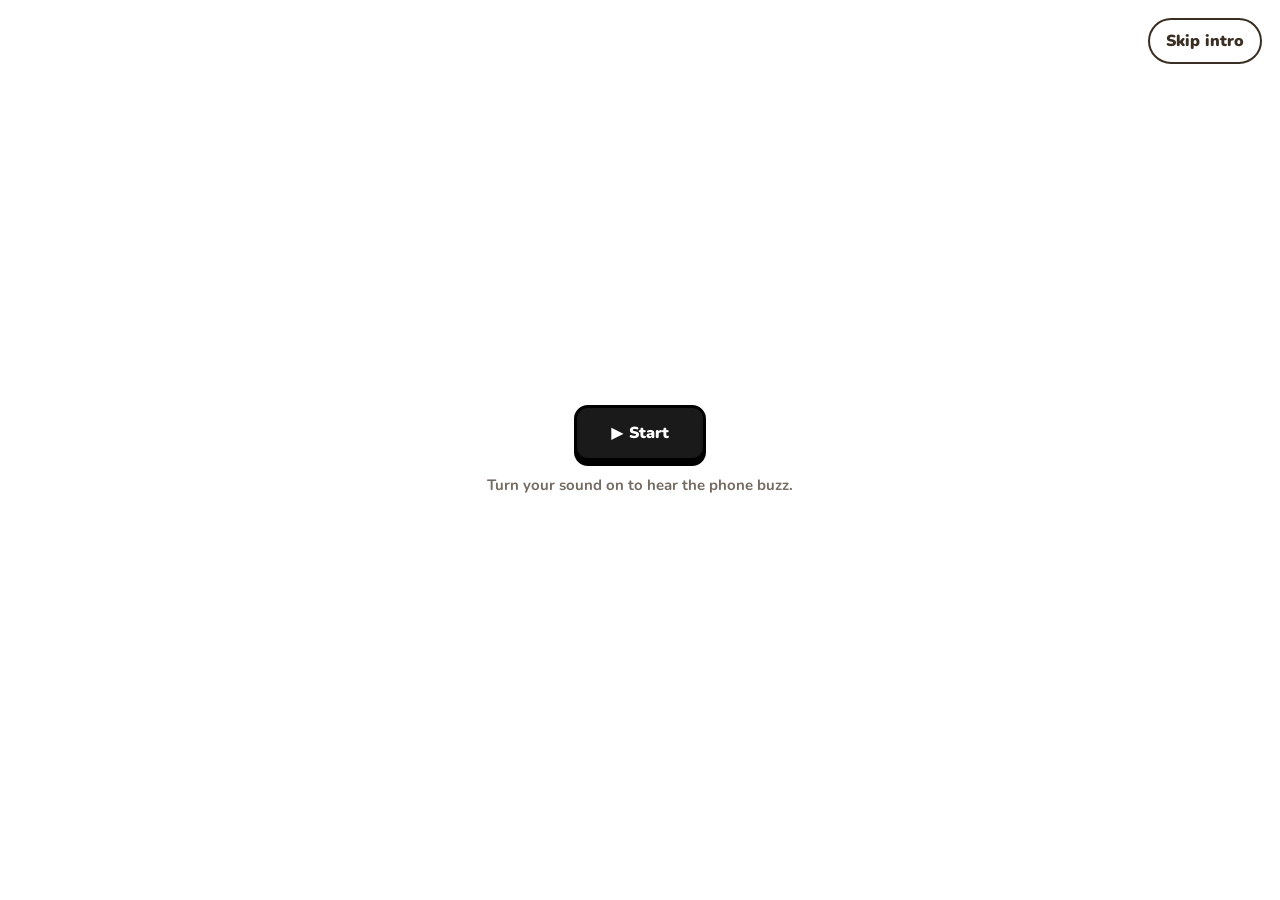
<file: index.html>
<!DOCTYPE html>
<html lang="en">
<head>
  <meta charset="UTF-8">
  <meta name="viewport" content="width=device-width, initial-scale=1.0">
  <script src="phone.js"></script>
  <title>Welcome | Private Space</title>
  <link rel="preconnect" href="https://fonts.googleapis.com">
  <link rel="preconnect" href="https://fonts.gstatic.com" crossorigin>
  <link href="https://fonts.googleapis.com/css2?family=Nunito:wght@400;600;700;800;900&display=swap" rel="stylesheet">
  <link rel="stylesheet" href="style.css">
</head>

<body>
  <main class="container">
    <img class="logo" src="img/intro/app-icon.png" alt="Private Space app icon">

    <h1>Welcome!</h1>

    <p>
      A space to explore how your digital data is collected,
      interpreted, and shared.
    </p>

    <button onclick="window.location.href='messages.html'">
      Start exploring
    </button>
  </main>

  <script src="script.js"></script>
</body>
</html>
</file>
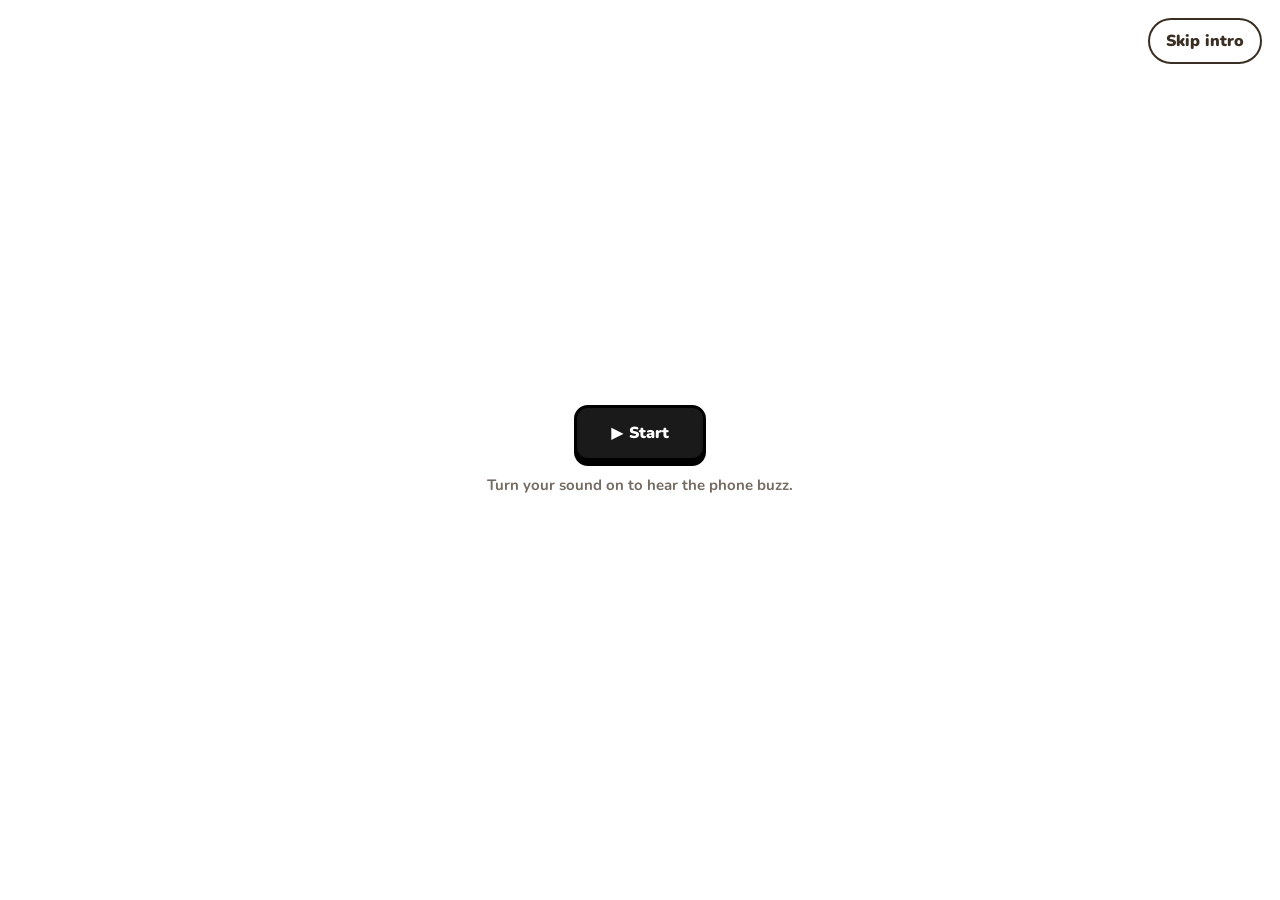
<file: home.html>
<!DOCTYPE html>
<html lang="en">
<head>
  <meta charset="UTF-8">
  <meta name="viewport" content="width=device-width, initial-scale=1">
  <script src="phone.js"></script>
  <title>Home</title>
  <link rel="preconnect" href="https://fonts.googleapis.com">
  <link rel="preconnect" href="https://fonts.gstatic.com" crossorigin>
  <link href="https://fonts.googleapis.com/css2?family=Nunito:wght@600;700;800;900&display=swap" rel="stylesheet">
  <style>
    * { box-sizing: border-box; }
    html, body { margin: 0; height: 100%; }
    body {
      font-family: 'Nunito', system-ui, sans-serif;
      background: linear-gradient(180deg, #eef1ff 0%, #f3e8ff 55%, #e9f7f1 100%);
      color: #1f2a3d;
      padding: 14px 18px 40px;
    }

    /* Sam's message arrives as a notification, like the one in the intro */
    .notification {
      display: flex; align-items: center; gap: 12px; width: 100%;
      padding: 12px 14px; margin-bottom: 28px;
      border: 1px solid #e3e8f5; border-radius: 20px; background: rgba(255,255,255,.92);
      box-shadow: 0 8px 22px #3d5c9720; text-decoration: none; color: inherit;
    }
    .notification[hidden] { display: none; }
    .notification img { width: 38px; height: 38px; border-radius: 10px; image-rendering: pixelated; flex-shrink: 0; }
    .notification-text { min-width: 0; font-size: 14px; line-height: 1.35; }
    .notification-text strong { display: flex; justify-content: space-between; font-size: 13px; }
    .notification-text strong span { color: #8b9bb2; font-weight: 700; }
    .notification-text p { margin: 2px 0 0; white-space: nowrap; overflow: hidden; text-overflow: ellipsis; }

    .apps { display: grid; grid-template-columns: repeat(4, 1fr); gap: 22px 12px; }
    .app {
      display: flex; flex-direction: column; align-items: center; gap: 6px;
      border: 0; background: none; padding: 0; font: inherit; color: inherit; text-decoration: none; cursor: pointer;
    }
    .app-icon { width: 64px; height: 64px; border-radius: 16px; position: relative; display: grid; place-items: center; }
    .app-icon img { width: 100%; height: 100%; image-rendering: pixelated; }
    .app-name { font-size: 12px; font-weight: 800; text-align: center; line-height: 1.2; }

    /* Other courses: shown as still downloading, like on a real phone */
    .app.downloading { cursor: default; }
    .app.downloading .app-icon { background: #111; }
    .app.downloading .ring { position: absolute; inset: 0; margin: auto; width: 34px; height: 34px; }
    .app.downloading .app-name { color: #8b9bb2; }

    .toast {
      position: fixed; left: 50%; bottom: 40px; transform: translateX(-50%);
      padding: 10px 16px; border-radius: 999px; background: #1f2a3d; color: #fff;
      font-size: 13px; font-weight: 800; white-space: nowrap;
    }
  </style>
</head>
<body>
  <a class="notification" href="chats/sam.html" aria-label="Open the message from Sam">
    <img src="img/intro/app-icon.png" alt="">
    <span class="notification-text">
      <strong>Private Space <span>now</span></strong>
      <p>Sam: Hey, are you free? Something weird just hit the news.</p>
    </span>
  </a>

  <nav class="apps" aria-label="Apps">
    <a class="app" href="index.html">
      <span class="app-icon"><img src="img/intro/app-icon.png" alt=""></span>
      <span class="app-name">Private Space</span>
    </a>
  </nav>

  <p class="toast" id="toast" role="status" hidden></p>

  <script>
    // Sam's notification disappears once Sam's chat has been opened (from here or from Messages).
    function hideReadNotification() {
      let read = false;
      try { read = sessionStorage.getItem("sam-notification-read") === "1"; } catch (e) { /* storage unavailable */ }
      document.querySelector(".notification").hidden = read;
    }
    hideReadNotification();
    // The Back button can show a saved copy of this page without rerunning scripts.
    window.addEventListener("pageshow", hideReadNotification);

    // Other courses that could exist later (R10). They can't be opened yet.
    const comingSoon = [0.65, 0.4, 0.8, 0.25, 0.55].map((progress) => ({ name: "[Placeholder]", progress }));
    const apps = document.querySelector(".apps");
    const toast = document.getElementById("toast");
    let toastTimer;
    comingSoon.forEach((app) => {
      const c = 2 * Math.PI * 15;
      const button = document.createElement("button");
      button.type = "button";
      button.className = "app downloading";
      button.setAttribute("aria-label", `${app.name}: still downloading`);
      button.innerHTML =
        `<span class="app-icon">` +
        `<svg class="ring" viewBox="0 0 34 34" aria-hidden="true"><circle cx="17" cy="17" r="15" fill="none" stroke="rgba(255,255,255,.25)" stroke-width="3"/>` +
        `<circle cx="17" cy="17" r="15" fill="none" stroke="#fff" stroke-width="3" stroke-dasharray="${c * app.progress} ${c}" transform="rotate(-90 17 17)"/></svg></span>` +
        `<span class="app-name">${app.name}</span>`;
      button.addEventListener("click", () => {
        toast.textContent = "This app is still downloading. Try Private Space!";
        toast.hidden = false;
        clearTimeout(toastTimer);
        toastTimer = setTimeout(() => { toast.hidden = true; }, 2500);
      });
      apps.appendChild(button);
    });
  </script>
</body>
</html>
</file>
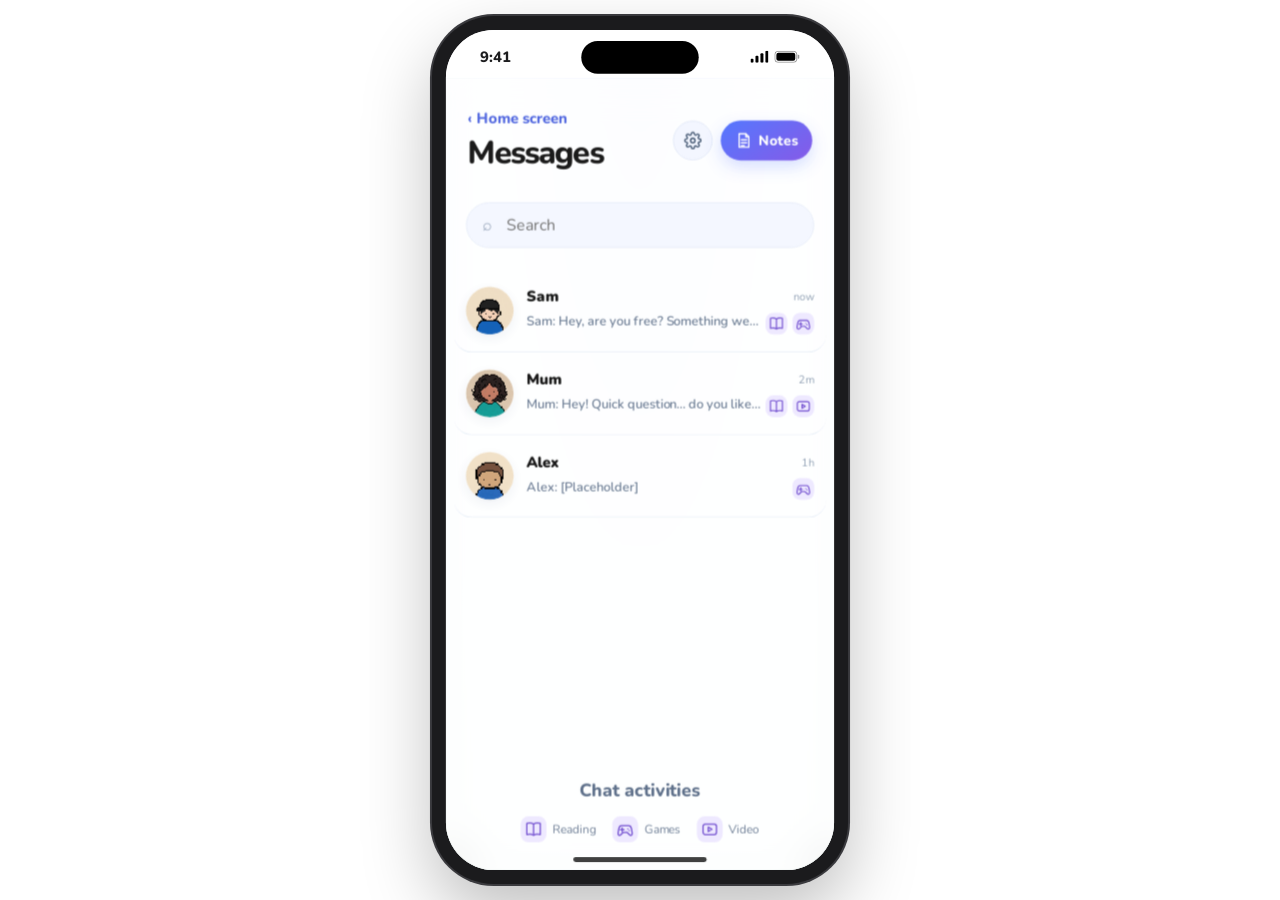
<file: messages.html>
<!DOCTYPE html>
<html lang="en">
<head>
  <meta charset="UTF-8">
  <meta name="viewport" content="width=device-width, initial-scale=1">
  <script src="phone.js"></script>
  <title>Messages | Private Space</title>

  <link rel="stylesheet" href="style.css">
  <style>
    .messages-app { display: flex; flex-direction: column; }
    .conversation { position: relative; }
    .conversation-activities { position: absolute; right: 12px; bottom: 17px; display: flex; gap: 5px; }
    .conversation:has(.conversation-activities) .preview { padding-right: 81px; }
    .conversation:has(.conversation-activities > :last-child:nth-child(2)) .preview { padding-right: 54px; }
    .conversation-activities .activity-icon { width: 22px; height: 22px; }
    .conversation-activities .activity-icon svg { width: 16px; height: 16px; }
    .activity-icon {
      display: inline-flex;
      align-items: center;
      justify-content: center;
      width: 26px;
      height: 26px;
      border-radius: 8px;
      background: #eee9ff;
      color: #714ed0;
      flex-shrink: 0;
    }
    .activity-icon svg { width: 18px; height: 18px; fill: none; stroke: currentColor; stroke-width: 1.7; stroke-linecap: round; stroke-linejoin: round; }
    .activity-legend { margin-top: auto; padding-top: 32px; color: #718198; font-size: 12px; }
    .activity-legend p { margin: 0 0 10px; text-align: center; font-weight: 800; }
    .activity-legend-items { display: flex; flex-wrap: wrap; justify-content: center; gap: 16px; }
    .activity-legend-items > span { display: inline-flex; align-items: center; gap: 6px; }
    /* A finished chat, next to the contact's name */
    .finished-badge { margin-left: 8px; padding: 2px 8px; border-radius: 999px; background: #dcfce7; color: #166534; font-size: 11px; font-weight: 800; vertical-align: middle; }
    /* Back to the phone's home screen, like the back link at the top of an iPhone app */
    .home-link { display: inline-block; margin-bottom: 4px; color: #5369df; font-size: 15px; font-weight: 800; text-decoration: none; }
    .home-link:hover { text-decoration: underline; }
  </style>

  <link rel="preconnect" href="https://fonts.googleapis.com">
  <link rel="preconnect" href="https://fonts.gstatic.com" crossorigin>
  <link href="https://fonts.googleapis.com/css2?family=Nunito:wght@400;500;600;700;800;900&display=swap" rel="stylesheet">
</head>

<body class="app-body">
  <svg xmlns="http://www.w3.org/2000/svg" width="0" height="0" aria-hidden="true" style="position: absolute; overflow: hidden;">
    <defs>
      <symbol id="icon-reading" viewBox="0 0 24 24">
        <path d="M12 5c-3-2-6-2-9-1v15c3-1 6-1 9 1 3-2 6-2 9-1V4c-3-1-6-1-9 1Zm0 0v15"/>
      </symbol>
      <symbol id="icon-games" viewBox="0 0 24 24">
        <path d="M7 7h10c2 0 3 2 3.5 4l1 6c.4 3-2 4-4 2l-3-3h-5l-3 3c-2 2-4.4 1-4-2l1-6C4 9 5 7 7 7Z"/>
        <path d="M8 10v5m-2.5-2.5h5m5-1h.01m2 2h.01"/>
      </symbol>
      <symbol id="icon-video" viewBox="0 0 24 24">
        <rect x="3" y="5" width="18" height="14" rx="3"/>
        <path d="m10 9 5 3-5 3Z"/>
      </symbol>
    </defs>
  </svg>

  <main class="messages-app">

    <header class="messages-header">
      <div>
        <a class="home-link" href="home.html">‹ Home screen</a>
        <h1>Messages</h1>
      </div>

      <div class="header-actions">
        <button class="round-button" type="button" aria-label="Settings" onclick="Tools.openSettings()">
          <svg viewBox="0 0 24 24" aria-hidden="true"><circle cx="12" cy="12" r="3"/><path d="M19.4 15a1.7 1.7 0 0 0 .3 1.8l.1.1a2 2 0 1 1-2.8 2.8l-.1-.1a1.7 1.7 0 0 0-1.8-.3 1.7 1.7 0 0 0-1 1.5V21a2 2 0 0 1-4 0v-.1a1.7 1.7 0 0 0-1.1-1.5 1.7 1.7 0 0 0-1.8.3l-.1.1a2 2 0 1 1-2.8-2.8l.1-.1a1.7 1.7 0 0 0 .3-1.8 1.7 1.7 0 0 0-1.5-1H3a2 2 0 0 1 0-4h.1a1.7 1.7 0 0 0 1.5-1.1 1.7 1.7 0 0 0-.3-1.8l-.1-.1a2 2 0 1 1 2.8-2.8l.1.1a1.7 1.7 0 0 0 1.8.3H9a1.7 1.7 0 0 0 1-1.5V3a2 2 0 0 1 4 0v.1a1.7 1.7 0 0 0 1 1.5 1.7 1.7 0 0 0 1.8-.3l.1-.1a2 2 0 1 1 2.8 2.8l-.1.1a1.7 1.7 0 0 0-.3 1.8V9a1.7 1.7 0 0 0 1.5 1H21a2 2 0 0 1 0 4h-.1a1.7 1.7 0 0 0-1.5 1Z"/></svg>
        </button>
        <button class="pill-button" type="button" aria-haspopup="dialog" onclick="Tools.openNotes()">
          <svg viewBox="0 0 24 24" aria-hidden="true"><path d="M6 3h9l4 4v14H6z"/><path d="M15 3v4h4M9 11h7M9 15h7M9 19h4"/></svg>
          Notes
        </button>
      </div>
    </header>

    <label class="search-box">
      <span aria-hidden="true">⌕</span>
      <input id="search" type="search" placeholder="Search">
    </label>

    <section class="conversation-list" aria-label="Conversations">

      <a class="conversation" href="chats/sam.html">
        <div class="avatar avatar-sam" style="overflow:hidden; padding:0; background:#e8dcc8;">
          <img src="img/sam.png" alt="Sam" style="width:100%;height:100%;object-fit:cover;border-radius:50%;image-rendering:pixelated; display:block;">
        </div>
        <div class="conversation-info">
          <div class="conversation-heading">
            <span class="contact-name">Sam</span>
            <span class="time">now</span>
          </div>
          <p class="preview">Sam: Hey, are you free? Something weird just hit the news.</p>
        </div>
        <div class="conversation-activities">
          <span class="activity-icon" role="img" aria-label="Reading" title="Reading"><svg aria-hidden="true"><use href="#icon-reading"/></svg></span>
          <span class="activity-icon" role="img" aria-label="Games" title="Games"><svg aria-hidden="true"><use href="#icon-games"/></svg></span>
        </div>
      </a>

      <a class="conversation" href="chats/mum.html">
        <div class="avatar avatar-mum" style="overflow:hidden; padding:0; background:#e8dcc8;">
          <img src="img/mum.png" alt="Mum" style="width:100%;height:100%;object-fit:cover;border-radius:50%;image-rendering:pixelated; display:block;">
        </div>
        <div class="conversation-info">
          <div class="conversation-heading">
            <span class="contact-name">Mum</span>
            <span class="time">2m</span>
          </div>
          <p class="preview">Mum: Hey! Quick question… do you like cookies? 🍪</p>
        </div>
        <div class="conversation-activities">
          <span class="activity-icon" role="img" aria-label="Reading" title="Reading"><svg aria-hidden="true"><use href="#icon-reading"/></svg></span>
          <span class="activity-icon" role="img" aria-label="Video" title="Video"><svg aria-hidden="true"><use href="#icon-video"/></svg></span>
        </div>
      </a>

      <a class="conversation" href="chats/alex.html">
        <div class="avatar avatar-alex" style="overflow:hidden; padding:0; background:#e8dcc8;">
          <img src="img/alex.png" alt="Alex" style="width:100%;height:100%;object-fit:cover;border-radius:50%;image-rendering:pixelated; display:block;">
        </div>
        <div class="conversation-info">
          <div class="conversation-heading">
            <span class="contact-name">Alex</span>
            <span class="time">1h</span>
          </div>
          <p class="preview">Alex: [Placeholder]</p>
        </div>
        <div class="conversation-activities">
          <span class="activity-icon" role="img" aria-label="Games" title="Games"><svg aria-hidden="true"><use href="#icon-games"/></svg></span>
        </div>
      </a>

    </section>

    <footer class="activity-legend" aria-label="Activity icon legend">
      <p>Chat activities</p>
      <div class="activity-legend-items">
        <span><span class="activity-icon"><svg aria-hidden="true"><use href="#icon-reading"/></svg></span>Reading</span>
        <span><span class="activity-icon"><svg aria-hidden="true"><use href="#icon-games"/></svg></span>Games</span>
        <span><span class="activity-icon"><svg aria-hidden="true"><use href="#icon-video"/></svg></span>Video</span>
      </div>
    </footer>

  </main>

  <script src="tools.js"></script>
  <script src="script.js"></script>
</body>
</html>
</file>
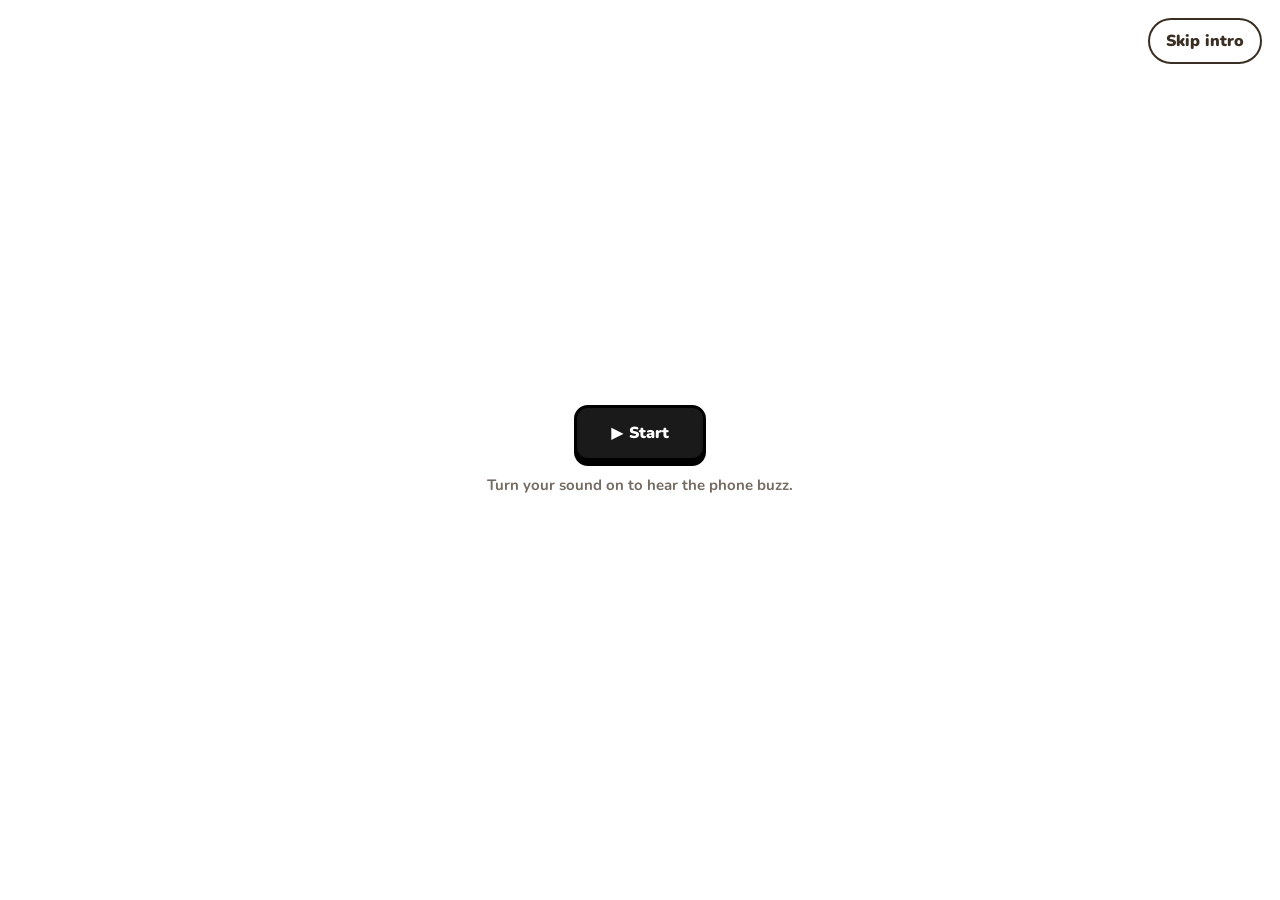
<file: phone.html>
<!DOCTYPE html>
<html lang="en">
<head>
  <meta charset="UTF-8">
  <meta name="viewport" content="width=device-width, initial-scale=1">
  <title>Home</title>
  <link href="https://fonts.googleapis.com/css2?family=Nunito:wght@600;700;800;900&display=swap" rel="stylesheet">
  <script>
    // On small screens, skip the frame and open the page directly.
    if (window.matchMedia("(max-width: 500px) and (pointer: coarse)").matches) {
      location.replace(location.hash.slice(1) || "home.html");
    }
  </script>
  <style>
    :root { --phone-w: 390px; --phone-h: 844px; --bezel: 14px; }
    * { box-sizing: border-box; }
    html, body { margin: 0; height: 100%; }
    body {
      background: #fff;
      font-family: 'Nunito', system-ui, sans-serif;
      color: #1d1d1f;
      display: flex;
      align-items: center;
      justify-content: center;
      gap: 40px;
      overflow: hidden;
    }
    .stage {
      width: calc(var(--phone-w) + var(--bezel) * 2);
      height: calc(var(--phone-h) + var(--bezel) * 2);
      transform-origin: center center;
      flex-shrink: 0;
    }
    .lift { position: relative; width: 100%; height: 100%; }
    .phone {
      width: 100%;
      height: 100%;
      padding: var(--bezel);
      background: #1b1b1d;
      border-radius: 62px;
      box-shadow: 0 0 0 2px #3a3a3e, 0 30px 70px rgba(0,0,0,0.25);
      position: relative;
    }
    .screen {
      width: 100%;
      height: 100%;
      border-radius: 48px;
      overflow: hidden;
      background: #fff;
      display: flex;
      flex-direction: column;
      position: relative;
    }
    .status {
      height: 48px;
      flex-shrink: 0;
      display: flex;
      align-items: center;
      justify-content: space-between;
      padding: 6px 34px 0;
      font-weight: 800;
      font-size: 15px;
      background: #fff;
    }
    .island {
      position: absolute;
      top: 11px;
      left: 50%;
      transform: translateX(-50%);
      width: 118px;
      height: 33px;
      background: #000;
      border-radius: 20px;
      z-index: 5;
    }
    .status-icons { display: flex; gap: 6px; align-items: center; }
    .status-icons svg { display: block; }
    iframe { flex: 1; width: 100%; border: 0; display: block; }
    .home-bar {
      position: absolute;
      bottom: 8px;
      left: 50%;
      transform: translateX(-50%);
      width: 134px;
      height: 5px;
      border-radius: 3px;
      background: rgba(0,0,0,0.75);
      pointer-events: none;
    }
    .side {
      width: 340px;
      max-height: calc(100vh - 48px);
      overflow-y: auto;
      flex-shrink: 0;
    }
    .side[hidden] { display: none; }
  </style>
</head>
<body>
  <div class="stage" id="stage">
    <div class="lift" id="lift">
    <div class="phone">
      <div class="screen">
        <div class="island" aria-hidden="true"></div>
        <div class="status" aria-hidden="true">
          <span>9:41</span>
          <span class="status-icons">
            <svg width="18" height="12" viewBox="0 0 18 12"><rect x="0" y="8" width="3" height="4" rx="1"/><rect x="5" y="5" width="3" height="7" rx="1"/><rect x="10" y="2.5" width="3" height="9.5" rx="1"/><rect x="15" y="0" width="3" height="12" rx="1"/></svg>
            <svg width="26" height="12" viewBox="0 0 26 12"><rect x="0.5" y="0.5" width="22" height="11" rx="3" fill="none" stroke="#000" opacity=".4"/><rect x="2" y="2" width="19" height="8" rx="2"/><rect x="23.5" y="4" width="1.5" height="4" rx=".7" opacity=".4"/></svg>
          </span>
        </div>
        <iframe id="screen" title="Phone screen"></iframe>
        <div class="home-bar" aria-hidden="true"></div>
      </div>
    </div>
    </div>
  </div>

  <aside class="side" id="side" hidden aria-label="Help next to the phone"></aside>

  <script>
    const frame = document.getElementById("screen");
    const side = document.getElementById("side");
    const stage = document.getElementById("stage");

    // Opening the site (no page, the Welcome page, or #intro) starts on the phone's home screen,
    // where the intro plays. The Welcome page opens from the Private Space icon.
    let startPage = location.hash.slice(1);
    if (!startPage || startPage === "intro" || startPage === "index.html") {
      if (startPage !== "intro") history.replaceState(null, "", "#home.html");
      startPage = "home.html";
    }
    frame.src = startPage;

    // The phone comes first: it fills the window height (also on a projector).
    // A side panel (e.g. crossword clues) gets the space left over and shrinks to fit it.
    const SIDE_W = 340;     // side panel width at full size (matches .side in CSS)
    const SIDE_MIN = 200;   // narrowest the side panel may get before the phone gives way
    function fit() {
      const w = stage.offsetWidth, h = stage.offsetHeight;
      const reserve = side.hidden ? 0 : SIDE_MIN + 40;
      const s = Math.min(1.25, (innerHeight - 32) / h, (innerWidth - 32 - reserve) / w);
      stage.style.transform = `scale(${s})`;
      stage.style.margin = `${(h * (s - 1)) / 2}px ${(w * (s - 1)) / 2}px`;
      if (!side.hidden) {
        const room = innerWidth - 32 - w * s - 40;
        const zoom = Math.min(1, room / SIDE_W);
        side.style.zoom = zoom;
        side.style.maxHeight = `${(h * s) / zoom}px`; // never taller than the phone
      }
    }
    addEventListener("resize", fit);
    fit();

    addEventListener("message", (e) => {
      if (e.source !== frame.contentWindow || !e.data) return;
      if (e.data.type === "phone:page") {
        history.replaceState(null, "", "#" + e.data.path);
        side.hidden = true;
        side.innerHTML = "";
        fit();
      } else if (e.data.type === "phone:title") {
        document.title = e.data.title; // the browser tab shows the screen that is open in the phone
      } else if (e.data.type === "phone:side") {
        side.innerHTML = e.data.html;
        side.hidden = !e.data.html;
        fit();
      }
    });

    side.addEventListener("click", (e) => {
      const el = e.target.closest("[data-side-action]");
      if (el) frame.contentWindow.postMessage({ type: "phone:side-click", action: el.dataset.sideAction }, "*");
    });
  </script>
  <script src="intro.js?v=9"></script>
</body>
</html>
</file>
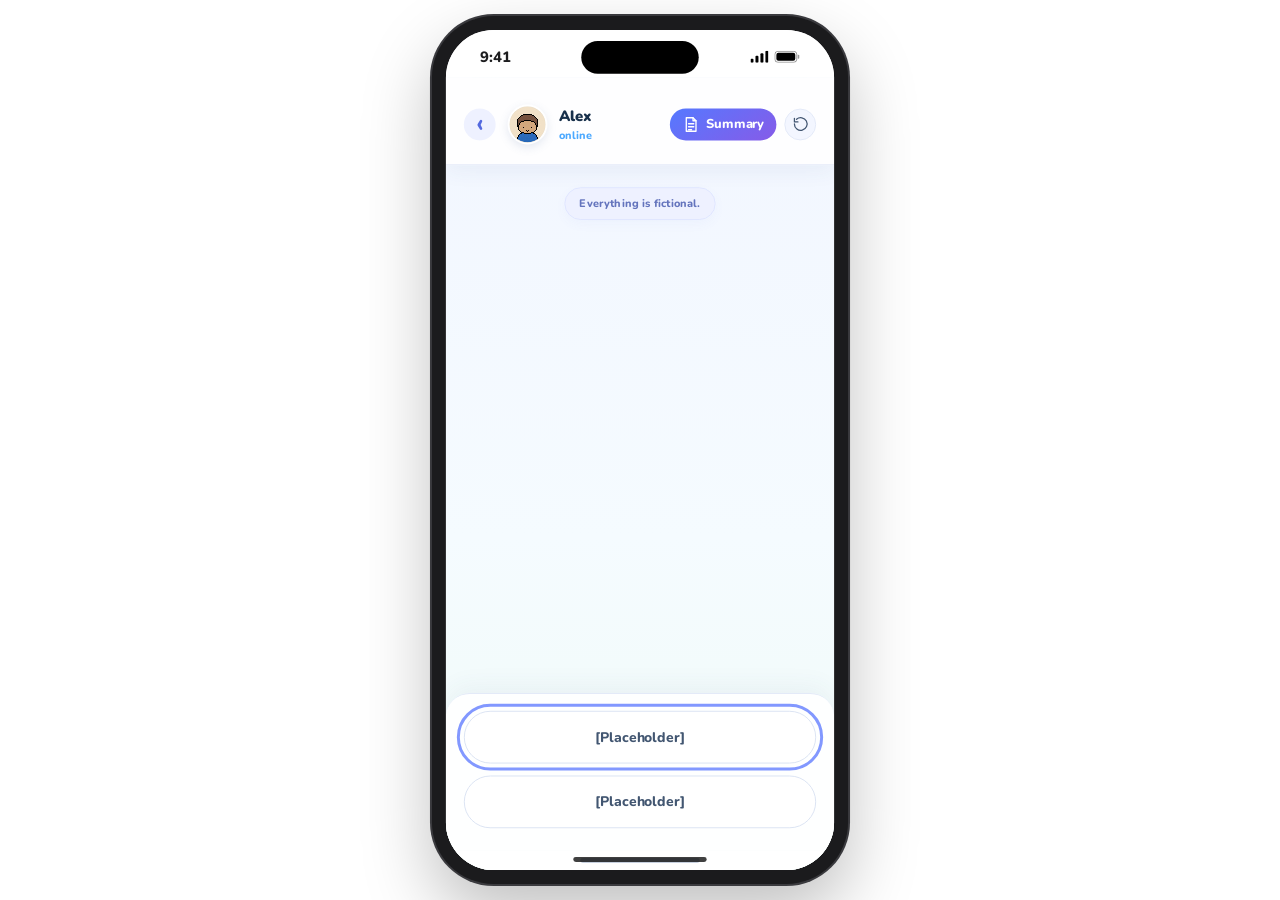
<file: chats/alex.html>
<!DOCTYPE html>
<html lang="en">
<head>
  <meta charset="UTF-8">
  <meta name="viewport" content="width=device-width, initial-scale=1">
  <script src="../phone.js"></script>
  <title>Alex | Private Space</title>
  <link rel="stylesheet" href="../style.css">
  <link rel="preconnect" href="https://fonts.googleapis.com">
  <link rel="preconnect" href="https://fonts.gstatic.com" crossorigin>
  <link href="https://fonts.googleapis.com/css2?family=Nunito:wght@400;600;700;800;900&display=swap" rel="stylesheet">
</head>
<!-- Placeholder chat: shows that more chats (topics) can be added. Same structure as Sam's. -->
<body class="app-body" data-contact="Alex">
  <main class="chat-app">
    <header class="chat-header">
      <a class="back-button" href="../messages.html" aria-label="Back to messages">‹</a>
      <div class="chat-avatar avatar-alex" aria-hidden="true" style="overflow:hidden; padding:0; background:#e8dcc8;">
        <img src="../img/alex.png" alt="Alex" style="width:100%;height:100%;object-fit:cover;border-radius:50%;image-rendering:pixelated; display:block;">
      </div>
      <div class="contact-details">
        <div class="contact-name">Alex</div>
        <div class="contact-status online" id="alexStatus">online</div>
      </div>
      <div class="header-actions">
        <button class="pill-button small" id="summaryButton" type="button" aria-haspopup="dialog">
          <svg viewBox="0 0 24 24" aria-hidden="true"><path d="M6 3h9l4 4v14H6z"/><path d="M15 3v4h4M9 11h7M9 15h7M9 19h4"/></svg>
          Summary
        </button>
        <button class="round-button small" id="rewindButton" type="button" aria-label="Start this chat again" title="Start this chat again">
          <svg viewBox="0 0 24 24" aria-hidden="true"><path d="M3 12a9 9 0 1 0 3-6.7"/><path d="M3 4v5h5"/></svg>
        </button>
      </div>
    </header>

    <section class="chat-content" id="chatContent" aria-label="Conversation with Alex">
      <div class="story-label">Everything is fictional.</div>
      <div id="conversationMessages"></div>

      <div id="typingIndicator" class="bubble received" role="status" aria-label="Alex is typing" hidden>
        <span class="typing-dots" aria-hidden="true"><span></span><span></span><span></span></span>
      </div>

      <!-- CROSSWORD EMBED - same invite as Sam's horse race: PLAY above the image, then skip -->
      <div id="crosswordEmbed" style="display:none; margin:24px 16px 36px; text-align:center;">
        <a class="reply-button game-play" href="../minigames/crosswords.html">▶ Play</a>
        <div style="border-radius:18px; overflow:hidden; background:#78C96E; box-shadow:0 8px 24px rgba(0,0,0,0.12); border:2px solid #e8e8e8;">
          <img src="../img/crossword.png" alt="Crossword" style="width:100%; display:block; image-rendering:pixelated; aspect-ratio:16/9; object-fit:cover;">
        </div>
        <button class="reply-button game-skip" id="skipGameButton" type="button">Skip, show me the summary</button>
      </div>

      <!-- Alex's message after the crossword appears below the game, like Sam's after the horse race -->
      <div id="afterGameMessages"></div>
    </section>

    <section class="reply-panel" id="replyPanel" aria-label="Choose your reply" hidden>
      <div class="reply-options" id="replyOptions"></div>
    </section>

    <div class="home-indicator" aria-hidden="true"><span></span></div>
  </main>

  <script src="../tools.js"></script>
  <script>
    const storageKey = "private-space-alex-conversation";
    const chatContent = document.getElementById("chatContent");
    const messages = document.getElementById("conversationMessages");
    const typing = document.getElementById("typingIndicator");
    const status = document.getElementById("alexStatus");
    const panel = document.getElementById("replyPanel");
    const options = document.getElementById("replyOptions");
    const embed = document.getElementById("crosswordEmbed");

    // phase: "start" → "replied" → "game" (crossword sent) → "skipped"
    let state = { phase: "start", messages: [] };
    try { state = JSON.parse(sessionStorage.getItem(storageKey)) || state; } catch { /* start fresh */ }
    const save = () => { try { sessionStorage.setItem(storageKey, JSON.stringify(state)); } catch { /* storage unavailable */ } };
    const wait = (ms) => new Promise((resolve) => setTimeout(resolve, ms));
    const scrollToLatest = () => { chatContent.scrollTop = chatContent.scrollHeight; };

    const afterGameMessages = document.getElementById("afterGameMessages");
    function renderMessage({ text, sender, afterGame }) {
      const bubble = document.createElement("div");
      bubble.className = `bubble ${sender}`;
      if (text === "[[summary]]") bubble.innerHTML = Tools.summaryCardHTML("alex");
      else bubble.textContent = text;
      (afterGame ? afterGameMessages : messages).appendChild(bubble);
      scrollToLatest();
    }
    let afterGame = false; // true while Alex reacts to a finished crossword
    function addMessage(text, sender) {
      const message = afterGame ? { text, sender, afterGame } : { text, sender };
      state.messages.push(message);
      save();
      renderMessage(message);
    }

    // Same timing as Sam and Mum.
    async function alexReplies(texts) {
      for (const text of texts) {
        await wait(600);
        status.textContent = "Alex is typing";
        status.className = "contact-status typing";
        typing.hidden = false;
        scrollToLatest();
        await wait(1200);
        typing.hidden = true;
        status.textContent = "online";
        status.className = "contact-status online";
        addMessage(text, "received");
      }
    }

    function showReplies(labels, onChoose) {
      options.replaceChildren(...labels.map((label, index) => {
        const button = document.createElement("button");
        button.type = "button";
        button.className = index === 0 ? "reply-button primary" : "reply-button";
        button.textContent = label;
        button.addEventListener("click", () => {
          Tools.snapshot(storageKey); // saved so "Undo my last reply" can come back here
          panel.hidden = true;
          onChoose(label);
        });
        return button;
      }));
      panel.hidden = false;
      options.querySelector("button").focus({ preventScroll: true });
    }

    function showEnd() {
      const back = document.createElement("a");
      back.className = "back-to-messages";
      back.href = "../messages.html";
      back.textContent = "← Back to all messages";
      options.replaceChildren(back);
      panel.hidden = false;
      if (!state.finished) { state.finished = true; save(); } // shown as "✓ Finished" in Messages
      scrollToLatest();
    }

    // Back from the crossword: Alex sends one last message about it, then the chat ends.
    async function reactToGame() {
      let result = null;
      try { result = sessionStorage.getItem("crossword-result"); sessionStorage.removeItem("crossword-result"); } catch { /* storage unavailable */ }
      if (!result || state.phase !== "game") return;
      panel.hidden = true;
      afterGame = true;
      afterGameMessages.after(typing); // typing dots show below the game too
      await alexReplies(["[Placeholder]"]);
      showEnd();
    }

    function showGame() {
      embed.style.display = "block";
      document.getElementById("skipGameButton").hidden = state.phase === "skipped";
      if (state.phase === "skipped") embed.style.display = "none";
      showEnd();
    }

    async function start() {
      state.messages.forEach(renderMessage);
      if (state.phase === "start") {
        showReplies(["[Placeholder]", "[Placeholder]"], async (label) => {
          addMessage(label, "sent");
          state.phase = "replied";
          save();
          await alexReplies(["[Placeholder]"]);
          state.phase = "game";
          save();
          showGame();
        });
      } else if (state.phase === "replied") {
        await alexReplies(["[Placeholder]"]);
        state.phase = "game";
        save();
        showGame();
      } else {
        showGame();
        reactToGame();
      }
      requestAnimationFrame(scrollToLatest);
    }
    // Coming back with the browser's Back button can skip start().
    window.addEventListener("pageshow", (e) => { if (e.persisted) reactToGame(); });

    document.getElementById("skipGameButton").addEventListener("click", async () => {
      if (state.phase !== "game") return;
      Tools.snapshot(storageKey); // saved so "Undo my last reply" can come back here
      state.phase = "skipped";
      save();
      embed.style.display = "none";
      panel.hidden = true;
      addMessage("I'll skip the game. Can I see the summary?", "sent");
      await alexReplies(["Of course! Here are the main points.", "[[summary]]", "If you want to play later, rewind the chat with the ↺ button at the top."]);
      showEnd();
    });

    Tools.mountChatHeader({ summary: "alex", storageKey });
    start();
  </script>
</body>
</html>
</file>
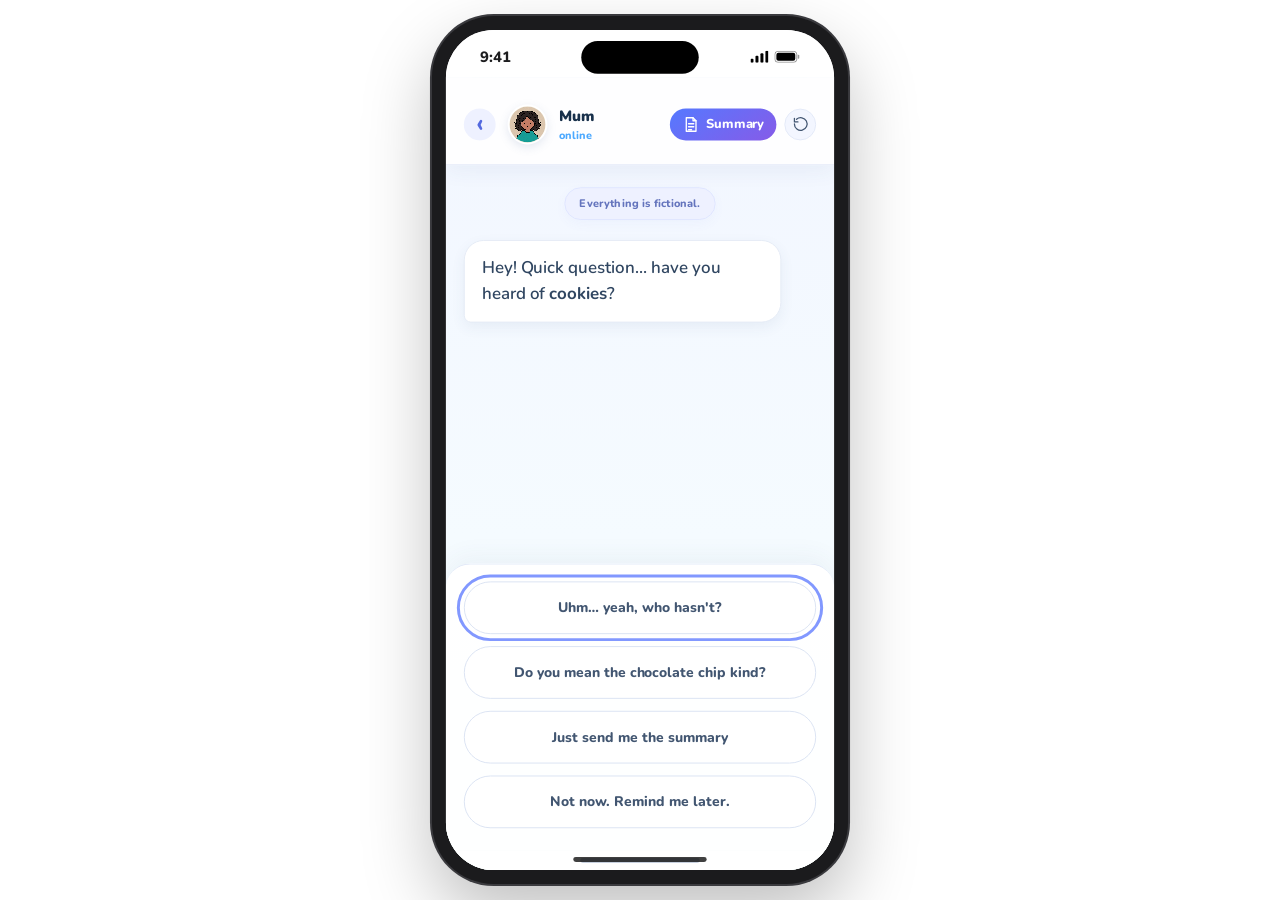
<file: chats/mum.html>
<!DOCTYPE html>
<html lang="en">
<head>
  <meta charset="UTF-8">
  <meta name="viewport" content="width=device-width, initial-scale=1">
  <script src="../phone.js"></script>
  <title>Mum | Private Space</title>
  <link rel="stylesheet" href="../style.css">
  <style>
    .video-guide { margin-bottom: 22px; }
    .guide-row { border: 0; padding: 0; margin: 0 0 18px; min-width: 0; }
    .guide-row legend { font-size: 13px; font-weight: 900; margin-bottom: 10px; color: #425671; }
    .guide-options { display: grid; grid-template-columns: repeat(2, minmax(0, 1fr)); gap: 8px; }
    .guide-choice { display: flex; flex-direction: column; align-items: center; justify-content: center; gap: 6px; text-align: center; min-height: 76px; }
    .guide-choice[aria-pressed="true"] { background: #eee9ff; border-color: #8159e6; color: #714ed0; }
    .guide-icon { width: 28px; height: 28px; font-size: 26px; line-height: 28px; }
    .guide-icon svg { display: block; width: 100%; height: 100%; }
    .video-placeholder { display: grid; place-content: center; gap: 10px; text-align: center; aspect-ratio: 16 / 9; border-radius: 14px; background: #eef1ff; color: #6474bd; padding: 18px; }
    .video-placeholder p { margin: 0; font-size: 13px; }
    .video-placeholder .play-symbol { font-size: 32px; }
    .guide-player iframe { display: block; width: 100%; aspect-ratio: 16 / 9; border: 0; border-radius: 14px; }
    .guide-caption { font-size: 13px; font-weight: 800; margin: 0 0 10px; }
    /* One quiz box that changes question; arrows look back at earlier questions */
    .guide-hint { font-size: 12px; color: #718198; line-height: 1.5; margin: 14px 0 0; }
    .guide-views { margin-bottom: 12px; }
    .guide-views .guide-choice { min-height: 48px; }
    .guide-steps { margin: 0; padding-left: 22px; color: #304661; font-size: 15px; line-height: 1.5; font-weight: 600; }
    .guide-steps li { margin-bottom: 8px; }
  </style>
  <link rel="preconnect" href="https://fonts.googleapis.com">
  <link rel="preconnect" href="https://fonts.gstatic.com" crossorigin>
  <link href="https://fonts.googleapis.com/css2?family=Nunito:wght@400;600;700;800;900&display=swap" rel="stylesheet">
</head>
<body class="app-body" data-contact="Mum">
  <main class="chat-app">
    <header class="chat-header">
      <a class="back-button" href="../messages.html" aria-label="Back to messages">‹</a>
      <div class="chat-avatar avatar-mum" aria-hidden="true" style="overflow:hidden; padding:0; background:#e8dcc8;">
        <img src="../img/mum.png" alt="Mum" style="width:100%;height:100%;object-fit:cover;border-radius:50%;image-rendering:pixelated; display:block;">
      </div>
      <div class="contact-details">
        <div class="contact-name">Mum</div>
        <div class="contact-status online" id="mumStatus">online</div>
      </div>
      <div class="header-actions">
        <button class="pill-button small" id="summaryButton" type="button" aria-haspopup="dialog">
          <svg viewBox="0 0 24 24" aria-hidden="true"><path d="M6 3h9l4 4v14H6z"/><path d="M15 3v4h4M9 11h7M9 15h7M9 19h4"/></svg>
          Summary
        </button>
        <button class="round-button small" id="rewindButton" type="button" aria-label="Start this chat again" title="Start this chat again">
          <svg viewBox="0 0 24 24" aria-hidden="true"><path d="M3 12a9 9 0 1 0 3-6.7"/><path d="M3 4v5h5"/></svg>
        </button>
      </div>
    </header>
    <section class="chat-content" id="chatContent" aria-label="Conversation with Mum">
      <div class="story-label">Everything is fictional.</div>
      <div id="conversationMessages" role="log" aria-label="Chat messages" aria-live="polite" aria-relevant="additions"></div>
      <section class="lesson" id="cookieQuiz" aria-labelledby="cookieHeading" hidden>
        <h2 class="lesson-heading" id="cookieHeading">Cookie Detective</h2>
        <p class="lesson-intro">Different cookies have different purposes. Which help the website function, and which may track browsing?</p>
        <div class="quiz-card">
          <div class="quiz-nav">
            <button class="quiz-arrow" id="cookiePrev" type="button" aria-label="Previous cookie">‹</button>
            <p class="quiz-label" id="cookieProgress"></p>
            <button class="quiz-arrow" id="cookieNextView" type="button" aria-label="Next cookie">›</button>
          </div>
          <h3 class="quiz-question" id="cookieQuestion" tabindex="-1"></h3>
          <div class="quiz-choices">
            <button class="quiz-choice" id="functionalChoice" type="button">Functional</button>
            <button class="quiz-choice" id="trackingChoice" type="button">Tracking</button>
          </div>
          <div id="feedback" role="status" aria-live="polite" hidden></div>
        </div>
        <div style="display: grid; gap: 10px; margin-top: 16px;">
          <button class="reply-button primary" id="nextCookie" type="button" hidden>Next cookie →</button>
          <button class="reply-button" id="skipCookies" type="button">Skip, show me the answer</button>
        </div>
      </section>
      <section class="lesson" id="schoolQuiz" aria-labelledby="schoolHeading" hidden>
        <h2 class="lesson-heading" id="schoolHeading">Cookie School</h2>
        <p class="lesson-intro">Imagine you visit a new website and this appears:</p>
        <div class="quiz-card">
          <p class="cookie-banner">🍪 We use cookies to improve your experience. Would you like to accept them?</p>
          <h3 class="quiz-question" id="schoolQuestion" tabindex="-1">What would you choose?</h3>
          <div class="quiz-choices" id="schoolChoices"></div>
          <div class="quiz-feedback" id="schoolFeedback" role="status" aria-live="polite" hidden></div>
        </div>
        <div style="display: grid; gap: 10px; margin-top: 16px;">
          <button class="reply-button primary" id="schoolContinue" type="button" hidden>Continue chatting →</button>
          <button class="reply-button" id="schoolSkip" type="button">Skip, show me the answer</button>
        </div>
      </section>
      <div id="typingIndicator" class="bubble received" role="status" aria-label="Mum is typing" hidden>
        <span class="typing-dots" aria-hidden="true"><span></span><span></span><span></span></span>
      </div>
    </section>
    <section class="reply-panel" id="replyPanel" aria-label="Choose your reply" hidden>
      <div class="reply-options" id="replyOptions"></div>
    </section>
    <div class="home-indicator" aria-hidden="true"><span></span></div>
  </main>
  <template id="videoGuideTemplate">
    <section class="lesson video-guide" aria-label="Video guide: delete browser cookies">
      <h2 class="lesson-heading">🎬 How to delete cookies</h2>
      <p class="lesson-intro">Choose your device and browser. Then watch a video or read the steps.</p>
      <div class="quiz-card">
        <fieldset class="guide-row">
          <legend>1. Which device do you use?</legend>
          <div class="guide-options">
            <button class="quiz-choice guide-choice" type="button" data-device="computer" aria-pressed="false"><span class="guide-icon" aria-hidden="true">💻</span>Laptop / Computer</button>
            <button class="quiz-choice guide-choice" type="button" data-device="mobile" aria-pressed="false"><span class="guide-icon" aria-hidden="true">📱</span>Mobile / Tablet</button>
          </div>
        </fieldset>
        <fieldset class="guide-row" data-platform-row hidden>
          <legend>2. Which mobile device?</legend>
          <div class="guide-options">
            <button class="quiz-choice guide-choice" type="button" data-platform="android" aria-pressed="false"><span class="guide-icon" aria-hidden="true"><svg viewBox="0 0 32 32"><g fill="#3caa68"><path d="M5 17a11 11 0 0 1 22 0v4H5Z"/><rect x="5" y="23" width="22" height="6" rx="2"/></g><path d="m9 8-3-4m17 4 3-4" stroke="#3caa68" stroke-width="2"/><g fill="white"><circle cx="11" cy="14" r="1.5"/><circle cx="21" cy="14" r="1.5"/></g></svg></span>Android</button>
            <button class="quiz-choice guide-choice" type="button" data-platform="apple" aria-pressed="false"><span class="guide-icon" aria-hidden="true"><svg viewBox="0 0 32 32"><path fill="#425671" d="M18 9c-1-4 2-7 6-7 0 4-3 7-6 7Zm8 3c-5-5-7-1-10-1s-6-4-10 1C0 20 8 31 12 29c3-2 5-2 8 0 3 2 7-4 9-9-6-2-5-7-3-8Z"/></svg></span>iPhone / iPad</button>
          </div>
        </fieldset>
        <fieldset class="guide-row" data-browser-row hidden>
          <legend data-browser-label>2. Which browser?</legend>
          <div class="guide-options" data-browser-options></div>
        </fieldset>
        <div class="guide-player" data-player hidden></div>
        <p class="guide-hint">You can continue chatting without watching. This guide stays here so you can come back to it.</p>
      </div>
    </section>
  </template>
  <script src="../tools.js"></script>
  <script>
    // Each step contains Mum's messages followed by the user's available replies.
    const steps = [
      { messages: ["Hey! Quick question… have you heard of **cookies**?"], replies: ["Uhm… yeah, who hasn't?", "Do you mean the chocolate chip kind?", { label: "Just send me the summary", message: "Can you just send me the summary?", summary: true }, { label: "Not now. Remind me later.", later: true }] },
      { messages: ["Haha, I mean **internet cookies**, not the chocolate chip kind. 😅"], replies: ["Wait… websites have cookies?", "I've heard of those. What are they?"] },
      { messages: ["Ever seen a pop-up saying **‘Accept all cookies’**?"], replies: ["Ohhh, those annoying pop-ups!", "Yes, I see those all the time."] },
      { messages: ["Exactly! But do you know what you're accepting?"], replies: ["Not really. I usually just click accept.", "I sometimes check, but it's confusing."] },
      { messages: ["You're not the only one! Cookies are **tiny pieces of data** that websites save in your browser."], replies: ["Okay… but why?", "What do websites use them for?"] },
      { messages: ["Remember when we were looking at those shoes online and they stayed in the basket? It was nice that they were still there, right?"], replies: ["Obviously!", "Yes, I don't want to start again."] },
      { messages: ["Cookies can help with that. They **remember** our cart, language, and that we're logged in. They can also be used to track your activity."], replies: ["Okay, so cookies can be useful?", "That sounds pretty handy."] },
      { messages: ["Absolutely! But… there's a little plot twist."], replies: ["Uh-oh. What?", "What's the catch?"] },
      { messages: ["For example, if you look up health symptoms or watch videos about mental health, tracking cookies can build a profile guessing your medical condition to sell you unproven treatments."], replies: ["That is unfair! My personal health details should stay private!", "Can companies really use my search history to guess my health diagnosis?"] },
      { messages: ["Some cookies, called **tracking cookies**, help advertisers recognise your browser on different websites, which can be used in a dangerous way to monitor your online behavior."], replies: ["So websites are following me?", "Does that mean they track what I browse?"] },
      { messages: ["Not like someone following you down the street! But some cookies can **track what you browse** and **guess your interests**."], replies: ["Hmm… I'm not sure I like that.", "Can I choose whether they do that?"] },
      { messages: ["Websites should ask you first for **consent**, meaning you choose which cookies to accept."], replies: ["So I can say no?", "How do I say no?"] },
      { messages: ["You choose if websites can use **optional cookies**, like the ones that track you."], replies: ["So I don't actually have to click ‘Accept all’?", "Can I say no to optional cookies?"] },
      { messages: ["Most websites let you **accept all**, **reject optional** cookies, or **customise**."], replies: ["Wait, what's the difference?", "Can you explain those options?"] },
      { messages: ["A simple way to put it is:", "**Accept all:** the website can use all its cookies, including optional ones.", "**Reject optional:** only the cookies the website needs to work.", "**Customise:** you choose which extra cookies you're comfortable with."], replies: ["What if I reject optional cookies? Will the website still work?", "Are necessary cookies different?"] },
      { messages: ["Yes!"], replies: ["Do cookies stay forever?", "How long do cookies stay in my browser?"] },
      { messages: ["Some go away when you close the browser. Others stay until they expire or you delete them."], replies: ["I can delete cookies myself?", "Where can I manage them?"] },
      { messages: ["You can **delete cookies** in your browser settings. This may log you out of websites. The video guide below shows how. You can also watch it later."], replies: ["I'm starting to get it.", "Got it!"] },
      { messages: ["Great! So if one of those annoying pop-ups pops up right now, what are you clicking?"], replies: [] },
      { messages: ["Before you go, remember three things:", "1. Cookies help websites remember things.", "2. Some cookies can track what you browse.", "3. You can say no to optional tracking cookies.", "Now, when a cookie banner appears, you'll know what it's asking. Go enjoy some real cookies! 🍪"], replies: [] }
    ];

    // Cookie School (step 18) is a quiz card. Every choice is allowed; each gets its own feedback.
    const COOKIE_SCHOOL_STEP = 18;
    const cookieSchool = [
      { label: "I'd customise my preferences.", feedback: "Nice choice! Customising lets you pick which optional cookies are okay." },
      { label: "I'd reject optional cookies.", feedback: "Good choice! You keep the cookies the website needs and say no to the rest, like advertising cookies." },
      { label: "I'd accept all cookies.", feedback: "That's okay too. Just read the notice first so you know what you're allowing." }
    ];

    const SCHOOL_ANSWER = "There's no single right answer. Customising or rejecting optional cookies gives you the most control. Accepting all is okay if you read the notice first.";

    const chatContent = document.getElementById("chatContent");
    const messages = document.getElementById("conversationMessages");
    const typing = document.getElementById("typingIndicator");
    const status = document.getElementById("mumStatus");
    const panel = document.getElementById("replyPanel");
    const options = document.getElementById("replyOptions");
    const storageKey = "private-space-mum-conversation-v1";
    let state = { step: 0, delivered: 0, pendingFeedback: null, messages: [] };
    let waitingForChoice = false;

    function save() {
      try { sessionStorage.setItem(storageKey, JSON.stringify(state)); } catch { /* Chat still works when storage is unavailable. */ }
    }

    function scrollToLatest() { chatContent.scrollTop = chatContent.scrollHeight; }

    // Key words are written **like this** and shown in bold, as in Sam's chat.
    function formatText(text) {
      const safe = document.createElement("div");
      safe.textContent = text;
      return safe.innerHTML.replace(/\*\*(.+?)\*\*/g, "<strong>$1</strong>");
    }

    function fillDetective(parts, i, result) {
      const entry = cookieCases[i];
      parts.label.textContent = `Cookie ${i + 1} of ${cookieCases.length}`;
      parts.question.textContent = entry.question;
      parts.choices.forEach(([answer, button]) => {
        button.disabled = !!result;
        button.classList.toggle("correct-answer", !!result && answer === entry.answer);
      });
      parts.feedback.hidden = !result;
      parts.feedback.textContent = !result ? "" : result.shown ? entry.explanation
        : `${result.answer === entry.answer ? "Exactly!" : "Not quite, and that's okay!"} ${entry.explanation}`;
    }

    // An answered quiz question stays in the chat as its own card, like Sam's quiz,
    // so the right answer can be looked at again. Saved as [[quiz:{...}]] in the messages.
    function answeredQuizCard(data) {
      const card = document.createElement("section");
      card.className = "lesson";
      const make = (tag, className, text) => Object.assign(document.createElement(tag), { className, textContent: text });
      const box = make("div", "quiz-card");
      const choices = make("div", "quiz-choices");
      let feedback;
      if (data.kind === "detective-all") {
        card.append(make("h2", "lesson-heading", "Cookie Detective"),
          make("p", "lesson-intro", "Different cookies have different purposes. Which help the website function, and which may track browsing?"));
        const nav = make("div", "quiz-nav");
        const prev = make("button", "quiz-arrow", "‹");
        const next = make("button", "quiz-arrow", "›");
        prev.setAttribute("aria-label", "Previous cookie");
        next.setAttribute("aria-label", "Next cookie");
        const parts = {
          label: make("p", "quiz-label", ""),
          question: make("h3", "quiz-question", ""),
          choices: ["functional", "tracking"].map((answer) => [answer, make("button", "quiz-choice", answer === "functional" ? "Functional" : "Tracking")]),
          feedback: make("div", "quiz-feedback", "")
        };
        nav.append(prev, parts.label, next);
        parts.choices.forEach(([, button]) => choices.append(button));
        let view = data.results.length - 1;
        const show = () => {
          fillDetective(parts, view, data.results[view]);
          prev.disabled = view === 0;
          next.disabled = view === data.results.length - 1;
        };
        prev.addEventListener("click", () => { view -= 1; show(); });
        next.addEventListener("click", () => { view += 1; show(); });
        show();
        box.append(nav, parts.question, choices, parts.feedback);
        card.append(box);
        return card;
      }
      if (data.kind === "detective") {
        const entry = cookieCases[data.i];
        card.append(make("h2", "lesson-heading", "Cookie Detective"));
        box.append(make("p", "quiz-label", `Cookie ${data.i + 1} of ${cookieCases.length}`), make("h3", "quiz-question", entry.question));
        ["functional", "tracking"].forEach((answer) => {
          const button = make("button", "quiz-choice" + (answer === entry.answer ? " correct-answer" : ""), answer === "functional" ? "Functional" : "Tracking");
          button.disabled = true;
          choices.append(button);
        });
        feedback = data.shown ? entry.explanation
          : `${data.answer === entry.answer ? "Exactly!" : "Not quite, and that's okay!"} ${entry.explanation}`;
      } else {
        card.append(make("h2", "lesson-heading", "Cookie School"), make("p", "lesson-intro", "Imagine you visit a new website and this appears:"));
        box.append(make("p", "cookie-banner", "🍪 We use cookies to improve your experience. Would you like to accept them?"), make("h3", "quiz-question", "What would you choose?"));
        cookieSchool.forEach((choice, index) => {
          const button = make("button", "quiz-choice" + (index === data.answer ? " chosen" : ""), choice.label);
          button.disabled = true;
          choices.append(button);
        });
        feedback = data.answer < 0 ? SCHOOL_ANSWER : cookieSchool[data.answer].feedback;
      }
      box.append(choices, make("div", "quiz-feedback", feedback));
      card.append(box);
      return card;
    }

    function renderMessage(text, sender) {
      if (text.startsWith("[[quiz:")) {
        messages.appendChild(answeredQuizCard(JSON.parse(text.slice(7, -2))));
        scrollToLatest();
        return;
      }
      const bubble = document.createElement("div");
      bubble.className = `bubble ${sender}`;
      if (text === "[[summary]]") bubble.innerHTML = Tools.summaryCardHTML("mum");
      else if (text.startsWith("[[done:")) {
        bubble.className = "activity-done";
        bubble.textContent = `✓ ${text.slice(7, -2)} done`;
      } else bubble.innerHTML = formatText(text);
      messages.appendChild(bubble);
      if (sender === "received" && text.includes("You can **delete cookies** in your browser settings.")) renderVideoGuide();
      scrollToLatest();
    }

    // Embedded guides start only when the viewer presses play.
    const cookieVideoLinks = {
      computer: {
        chrome: "https://www.youtube-nocookie.com/embed/FVdGaaLZnXU?autoplay=0",
        firefox: "https://www.youtube-nocookie.com/embed/X7P0_4s068A?autoplay=0",
        safari: "https://www.youtube-nocookie.com/embed/gpc5WQFznoQ?autoplay=0",
        edge: "https://www.youtube-nocookie.com/embed/ltdAtksGNPo?autoplay=0"
      },
      android: {
        chrome: "https://www.youtube-nocookie.com/embed/DbSnSkMJJJU?autoplay=0",
        firefox: "https://www.youtube-nocookie.com/embed/9jj1PIZgOXk?autoplay=0",
        edge: "https://www.youtube-nocookie.com/embed/__BStQB_yho?autoplay=0"
      },
      apple: {
        chrome: "https://www.youtube-nocookie.com/embed/th7aKUbtZTk?autoplay=0",
        firefox: "https://www.youtube-nocookie.com/embed/UeFQqxSbunU?autoplay=0",
        safari: "https://www.youtube-nocookie.com/embed/k5AAjUxFxIg?autoplay=0",
        edge: "https://www.youtube-nocookie.com/embed/TibIsMlEF3w?autoplay=0"
      }
    };
    // The same guide as written steps, for learners who don't want to watch a video.
    const cookieSteps = {
      computer: {
        chrome: ["Click the three dots (⋮) in the top-right corner.", "Click Delete browsing data.", "Next to Time range, choose All time.", "Tick Cookies and other site data.", "Click Delete data."],
        firefox: ["Click the menu (☰) in the top-right corner.", "Click Settings.", "Click Privacy & Security on the left.", "Under Cookies and Site Data, click Clear Data.", "Tick Cookies and site data.", "Click Clear."],
        safari: ["In the menu bar at the top, click Safari, then Settings.", "Click Privacy.", "Click Manage Website Data.", "Click Remove All.", "Click Remove Now."],
        edge: ["Click the three dots (…) in the top-right corner.", "Click Settings.", "Click Privacy, search, and services.", "Under Clear browsing data, click Choose what to clear.", "Next to Time range, choose All time.", "Tick Cookies and other site data.", "Click Clear now."]
      },
      android: {
        chrome: ["Tap the three dots (⋮) in the top-right corner.", "Tap Delete browsing data.", "Next to Time range, choose All time.", "Tick Cookies and site data.", "Tap Delete data."],
        firefox: ["Tap the three dots (⋮).", "Tap Settings.", "Tap Delete browsing data.", "Tick Cookies and site data.", "Tap Delete browsing data."],
        edge: ["Tap the three dots (…) at the bottom.", "Tap Settings.", "Tap Privacy, security and services.", "Tap Clear browsing data.", "Choose All time and tick Cookies and site data.", "Tap Clear data."]
      },
      apple: {
        chrome: ["Tap the three dots (…) in the bottom-right corner.", "Tap Delete browsing data.", "Next to Time range, choose All time.", "Tick Cookies, site data.", "Tap Delete browsing data."],
        firefox: ["Tap the menu (☰) in the bottom-right corner.", "Tap Settings.", "Tap Data Management.", "Turn on Cookies.", "Tap Clear Private Data."],
        safari: ["Open the Settings app on your iPhone or iPad.", "Tap Apps, then Safari. (On older iPhones, scroll down and tap Safari.)", "Tap Advanced, then Website Data.", "Tap Remove All Website Data.", "Tap Remove Now."],
        edge: ["Tap the three dots (…) at the bottom.", "Tap Settings.", "Tap Privacy and security.", "Tap Clear browsing data.", "Tick Cookies and other site data.", "Tap Clear now."]
      }
    };

    const browserIcons = {
      chrome: '<svg viewBox="0 0 32 32"><circle cx="16" cy="16" r="14" fill="#e64b40"/><path d="M16 16h14A14 14 0 0 1 9 28Z" fill="#f8cf50"/><path d="M16 16 9 28A14 14 0 0 1 4 9Z" fill="#42a568"/><circle cx="16" cy="16" r="6" fill="#4c92df" stroke="white" stroke-width="2"/></svg>',
      firefox: '<svg viewBox="0 0 32 32"><circle cx="16" cy="17" r="12" fill="#7955d8"/><path d="m26 3-1 9c9 15-15 25-22 9C0 15 5 7 10 4l-1 9 8-3-3 7c-4 3-4 7 2 8 10 0 13-10 10-22Z" fill="#ff963e"/></svg>',
      safari: '<svg viewBox="0 0 32 32"><circle cx="16" cy="16" r="14" fill="#51a5e6"/><circle cx="16" cy="16" r="11" fill="none" stroke="white" stroke-dasharray="1 3"/><path d="m22 7-4 11-4-4Z" fill="#f25865"/><path d="m10 25 4-11 4 4Z" fill="white"/></svg>',
      edge: '<svg viewBox="0 0 32 32"><path d="M29 20C34 4 12-4 4 10c8-5 18 1 17 7Z" fill="#39bba6"/><path d="M4 10C-7 28 21 39 29 20c-9 6-19 3-18-4 1-6 10-5 10 1-1-13-13-14-17-7Z" fill="#328cd4"/></svg>'
    };

    function renderVideoGuide() {
      const fragment = document.getElementById("videoGuideTemplate").content.cloneNode(true);
      const guide = fragment.querySelector(".video-guide");
      const platformRow = guide.querySelector("[data-platform-row]");
      const browserRow = guide.querySelector("[data-browser-row]");
      const browserOptions = guide.querySelector("[data-browser-options]");
      const player = guide.querySelector("[data-player]");
      const selection = state.videoGuide || {};
      let device = ["computer", "mobile"].includes(selection.device) ? selection.device : null;
      let platform = ["android", "apple"].includes(selection.platform) ? selection.platform : null;
      let browser = Object.hasOwn(browserIcons, selection.browser) ? selection.browser : null;
      let view = selection.view === "steps" ? "steps" : "video";
      function update() {
        state.videoGuide = { device, platform, browser, view };
        save();
        guide.querySelectorAll("[data-device]").forEach(button => button.setAttribute("aria-pressed", String(button.dataset.device === device)));
        guide.querySelectorAll("[data-platform]").forEach(button => button.setAttribute("aria-pressed", String(button.dataset.platform === platform)));
        platformRow.hidden = device !== "mobile";
        browserRow.hidden = !device || (device === "mobile" && !platform);
        guide.querySelector("[data-browser-label]").textContent = `${device === "mobile" ? 3 : 2}. Which browser?`;
        browserOptions.querySelectorAll("[data-browser]").forEach(button => {
          button.hidden = device === "mobile" && platform === "android" && button.dataset.browser === "safari";
          button.setAttribute("aria-pressed", String(button.dataset.browser === browser));
        });
        if (device === "mobile" && platform === "android" && browser === "safari") {
          browser = null;
          state.videoGuide.browser = null;
          save();
        }
        player.replaceChildren();
        player.hidden = browserRow.hidden || !browser;
        if (player.hidden) return;
        const system = device === "computer" ? "computer" : platform;
        const systemName = { computer: "Laptop / Computer", android: "Android", apple: "iPhone / iPad" }[system];
        const browserName = { chrome: "Chrome", firefox: "Firefox", safari: "Safari", edge: "Edge" }[browser];
        const caption = document.createElement("p");
        caption.className = "guide-caption";
        caption.textContent = `${systemName} · ${browserName}`;
        player.appendChild(caption);

        // Choose between the video and the written steps, like the device and browser choices.
        const views = document.createElement("div");
        views.className = "guide-options guide-views";
        [["video", "Watch the video"], ["steps", "Read the steps"]].forEach(([id, label]) => {
          const button = document.createElement("button");
          button.type = "button";
          button.className = "quiz-choice guide-choice";
          button.textContent = label;
          button.setAttribute("aria-pressed", String(view === id));
          button.addEventListener("click", () => { view = id; update(); });
          views.appendChild(button);
        });
        player.appendChild(views);

        const url = cookieVideoLinks[system][browser];
        if (view === "steps") {
          const list = document.createElement("ol");
          list.className = "guide-steps";
          cookieSteps[system][browser].forEach(step => {
            const item = document.createElement("li");
            item.textContent = step;
            list.appendChild(item);
          });
          player.appendChild(list);
          const tip = document.createElement("p");
          tip.className = "guide-hint";
          tip.textContent = "Deleting cookies may log you out of websites. Menus can look a little different on older versions.";
          player.appendChild(tip);
        } else if (url) {
          const frame = document.createElement("iframe");
          frame.referrerPolicy = "strict-origin-when-cross-origin";
          frame.src = url;
          frame.title = `How to delete cookies: ${browserName} on ${systemName}`;
          frame.allow = "encrypted-media; picture-in-picture; fullscreen";
          frame.allowFullscreen = true;
          player.appendChild(frame);
          const watchLink = document.createElement("a");
          watchLink.className = "back-to-messages";
          watchLink.href = `https://www.youtube.com/watch?v=${new URL(url).pathname.split("/").pop()}`;
          watchLink.target = "_blank";
          watchLink.rel = "noopener";
          watchLink.textContent = "Watch on YouTube ↗";
          player.appendChild(watchLink);
        } else {
          const placeholder = document.createElement("div");
          placeholder.className = "video-placeholder";
          placeholder.innerHTML = '<span class="play-symbol" aria-hidden="true">▶</span><p><strong>Video guide coming soon</strong></p><p>A video for your selected device and browser will appear here.</p>';
          player.appendChild(placeholder);
        }
      }
      guide.querySelectorAll("[data-device]").forEach(button => button.addEventListener("click", () => {
        device = button.dataset.device; platform = null; browser = null; update();
      }));
      guide.querySelectorAll("[data-platform]").forEach(button => button.addEventListener("click", () => {
        platform = button.dataset.platform; browser = null; update();
      }));
      Object.entries(browserIcons).forEach(([name, icon]) => {
        const button = document.createElement("button");
        button.type = "button";
        button.className = "quiz-choice guide-choice";
        button.dataset.browser = name;
        button.innerHTML = `<span class="guide-icon" aria-hidden="true">${icon}</span>${{ chrome: "Chrome", firefox: "Firefox", safari: "Safari", edge: "Edge" }[name]}`;
        button.addEventListener("click", () => { browser = name; update(); });
        browserOptions.appendChild(button);
      });
      messages.appendChild(fragment);
      update();
    }

    function addMessage(text, sender) {
      state.messages.push({ text, sender });
      renderMessage(text, sender);
    }

    async function mumReplies(text) {
      status.textContent = "Mum is typing";
      status.className = "contact-status typing";
      typing.hidden = false;
      scrollToLatest();
      await new Promise(resolve => window.setTimeout(resolve, 1200));
      typing.hidden = true;
      status.textContent = "online";
      status.className = "contact-status online";
      addMessage(text, "received");
    }

    function showOptions() {
      options.replaceChildren();
      panel.hidden = false;
      if (state.step === 6 && state.cookieGame === "playing") {
        showCookieQuiz();
        return;
      }
      if (state.step === COOKIE_SCHOOL_STEP) {
        panel.hidden = true;
        showCookieSchool();
        return;
      }
      if (state.step === 6 && !["completed", "skipped"].includes(state.cookieGame)) {
        showGameInvitation();
        return;
      }
      const step = steps[state.step];
      if (!step.replies.length) {
        const back = document.createElement("a");
        back.className = "back-to-messages";
        back.href = "../messages.html";
        back.textContent = "← Back to all messages";
        options.appendChild(back);
        if (!state.finished) { state.finished = true; save(); } // shown as "✓ Finished" in Messages
        return;
      }
      waitingForChoice = true;
      step.replies.filter(reply => !(reply.summary && state.summaryShared)).forEach((reply, index) => {
        const choice = typeof reply === "string" ? { label: reply } : reply;
        const button = document.createElement("button");
        button.type = "button";
        button.className = index === 0 ? "reply-button primary" : "reply-button";
        button.textContent = choice.label;
        button.addEventListener("click", () => {
          if (!waitingForChoice) return;
          Tools.snapshot(storageKey); // saved so "Undo my last reply" can come back here
          if (choice.later) { window.location.href = "../messages.html"; return; }
          waitingForChoice = false;
          panel.hidden = true;
          addMessage(choice.message || choice.label, "sent");
          if (choice.summary) {
            // Mum sends the summary as a document; the chat stays where it was.
            state.summaryShared = true;
            state.pendingFeedback = ["Sure! Here are the main points. Tap to open it.", "[[summary]]", "We can still chat about it, if you want."];
            save();
            advance();
            return;
          }
          state.step += 1;
          state.delivered = 0;
          state.pendingFeedback = choice.feedback || null;
          save();
          advance();
        });
        options.appendChild(button);
      });
      options.querySelector("button").focus({ preventScroll: true });
      scrollToLatest();
    }

    function showGameInvitation() {
      waitingForChoice = true;
      ["Play Cookie Detective", "Skip, show me the summary"].forEach((label, index) => {
        const button = document.createElement("button");
        button.type = "button";
        button.className = index === 0 ? "reply-button primary" : "reply-button";
        button.textContent = label;
        button.addEventListener("click", () => {
          if (!waitingForChoice) return;
          Tools.snapshot(storageKey); // saved so "Undo my last reply" can come back here
          waitingForChoice = false;
          panel.hidden = true;
          addMessage(index === 0 ? "Let's play Cookie Detective!" : "I'll skip the game. Can I see the summary?", "sent");
          state.cookieGame = index === 0 ? "playing" : "skipped";
          if (index === 1) recordActivity("cookie-detective");
          if (index === 0) { state.cookieCase = 0; state.cookieAnswer = null; state.cookieResults = []; state.cookieView = null; }
          if (index === 1) state.pendingFeedback = ["Of course! Here are the main points.", "[[summary]]", "If you want to play later, rewind the chat with the ↺ button at the top."];
          save();
          if (index === 0) showCookieQuiz();
          else advance();
        });
        options.appendChild(button);
      });
      options.querySelector("button").focus({ preventScroll: true });
      scrollToLatest();
    }

    const cookieCases = [
      { question: "This cookie remembers the items in your shopping cart.", answer: "functional", explanation: "It's functional! It keeps your items in the cart as you browse, without needing to follow you across other websites." },
      { question: "This cookie recognizes your browser across different websites to show ads for sneakers you've viewed.", answer: "tracking", explanation: "It's tracking! It connects browsing activity across websites to personalize ads. That's more privacy-sensitive than remembering a shopping cart." },
      { question: "This cookie remembers your chosen language when you return to the website.", answer: "functional", explanation: "It's functional! It remembers your preference. Functional doesn't always mean necessary: language preferences may still be optional." }
    ];
    const cookieQuiz = document.getElementById("cookieQuiz");
    const cookieQuestion = document.getElementById("cookieQuestion");
    const cookieFeedback = document.getElementById("feedback");
    const nextCookie = document.getElementById("nextCookie");
    const cookieChoices = {
      functional: document.getElementById("functionalChoice"),
      tracking: document.getElementById("trackingChoice")
    };

    function showCookieQuiz() {
      waitingForChoice = false;
      panel.hidden = true;
      cookieQuiz.hidden = false;
      // Existing saved games from the separate page start here as well.
      if (!Number.isInteger(state.cookieCase) || state.cookieCase < 0 || state.cookieCase >= cookieCases.length) state.cookieCase = 0;
      state.cookieResults = state.cookieResults || [];
      // Looking back at an earlier question (with ‹), or at the current one?
      const view = Number.isInteger(state.cookieView) && state.cookieView < state.cookieCase ? state.cookieView : state.cookieCase;
      const current = view === state.cookieCase;
      const answered = ["functional", "tracking"].includes(state.cookieAnswer);
      const result = current ? (answered ? { answer: state.cookieAnswer, shown: !!state.cookieShown } : null) : state.cookieResults[view];
      fillDetective({ label: document.getElementById("cookieProgress"), question: cookieQuestion,
        choices: Object.entries(cookieChoices), feedback: cookieFeedback }, view, result);
      document.getElementById("cookiePrev").disabled = view === 0;
      document.getElementById("cookieNextView").disabled = current;
      nextCookie.hidden = !(current && answered);
      document.getElementById("skipCookies").hidden = !current || answered;
      nextCookie.textContent = state.cookieCase === cookieCases.length - 1 ? "Continue chatting →" : "Next cookie →";
      save();
      if (current) (answered ? nextCookie : cookieQuestion).focus({ preventScroll: true });
      scrollToLatest();
    }
    document.getElementById("cookiePrev").addEventListener("click", () => {
      const view = Number.isInteger(state.cookieView) ? state.cookieView : state.cookieCase;
      state.cookieView = Math.max(0, view - 1);
      showCookieQuiz();
    });
    document.getElementById("cookieNextView").addEventListener("click", () => {
      const view = (Number.isInteger(state.cookieView) ? state.cookieView : state.cookieCase) + 1;
      state.cookieView = view >= state.cookieCase ? null : view;
      showCookieQuiz();
    });

    Object.entries(cookieChoices).forEach(([answer, button]) => {
      button.addEventListener("click", () => {
        if (state.cookieGame !== "playing" || state.cookieAnswer) return;
        Tools.snapshot(storageKey); // saved so "Undo my last reply" can come back here
        state.cookieAnswer = answer;
        showCookieQuiz();
      });
    });

    function finishCookieQuiz(skipped) {
      cookieQuiz.hidden = true;
      // The finished quiz stays in the chat as one box, with arrows to look at each question.
      if (state.cookieResults && state.cookieResults.length) {
        addMessage(`[[quiz:${JSON.stringify({ kind: "detective-all", results: state.cookieResults })}]]`, "received");
        state.cookieResults = [];
      }
      state.cookieGame = skipped ? "skipped" : "completed";
      recordActivity("cookie-detective");
      state.cookieAnswer = null;
      state.pendingFeedback = skipped ? "No problem! We can keep chatting." : null;
      save();
      advance();
    }

    nextCookie.addEventListener("click", () => {
      if (state.cookieGame !== "playing" || !state.cookieAnswer) return;
      state.cookieResults = state.cookieResults || [];
      state.cookieResults[state.cookieCase] = { answer: state.cookieAnswer, shown: !!state.cookieShown };
      state.cookieView = null;
      state.cookieCase += 1;
      state.cookieAnswer = null;
      state.cookieShown = false;
      if (state.cookieCase === cookieCases.length) finishCookieQuiz(false);
      else showCookieQuiz();
    });
    document.getElementById("skipCookies").addEventListener("click", () => {
      if (state.cookieGame !== "playing" || state.cookieAnswer) return;
      Tools.snapshot(storageKey); // saved so "Undo my last reply" can come back here
      state.cookieAnswer = cookieCases[state.cookieCase].answer;
      state.cookieShown = true;
      showCookieQuiz();
    });

    const schoolQuiz = document.getElementById("schoolQuiz");
    const schoolChoices = document.getElementById("schoolChoices");
    const schoolFeedback = document.getElementById("schoolFeedback");
    const schoolContinue = document.getElementById("schoolContinue");
    const schoolSkip = document.getElementById("schoolSkip");

    function showCookieSchool() {
      waitingForChoice = false;
      schoolQuiz.hidden = false;
      // schoolAnswer -1 means the learner skipped and asked for the answer.
      const answered = Number.isInteger(state.schoolAnswer);
      schoolChoices.replaceChildren(...cookieSchool.map((choice, index) => {
        const button = document.createElement("button");
        button.type = "button";
        button.className = "quiz-choice" + (state.schoolAnswer === index ? " chosen" : "");
        button.textContent = choice.label;
        button.disabled = answered;
        button.addEventListener("click", () => {
          if (Number.isInteger(state.schoolAnswer)) return;
          Tools.snapshot(storageKey); // saved so "Undo my last reply" can come back here
          state.schoolAnswer = index;
          save();
          showCookieSchool();
        });
        return button;
      }));
      schoolFeedback.hidden = !answered;
      schoolFeedback.textContent = !answered ? "" : state.schoolAnswer < 0 ? SCHOOL_ANSWER : cookieSchool[state.schoolAnswer].feedback;
      schoolContinue.hidden = !answered;
      schoolSkip.hidden = answered;
      (answered ? schoolContinue : document.getElementById("schoolQuestion")).focus({ preventScroll: true });
      scrollToLatest();
    }

    function finishCookieSchool() {
      schoolQuiz.hidden = true;
      recordActivity("cookie-school");
      addMessage(`[[quiz:${JSON.stringify({ kind: "school", answer: state.schoolAnswer })}]]`, "received");
      state.schoolAnswer = null;
      state.step = COOKIE_SCHOOL_STEP + 1;
      state.delivered = 0;
      save();
      advance();
    }
    schoolContinue.addEventListener("click", finishCookieSchool);
    schoolSkip.addEventListener("click", () => {
      if (Number.isInteger(state.schoolAnswer)) return;
      Tools.snapshot(storageKey); // saved so "Undo my last reply" can come back here
      state.schoolAnswer = -1;
      save();
      showCookieSchool();
    });

    function recordActivity(id) {
      state.playedActivities = [...new Set([...(state.playedActivities || []), id])];
    }

    Tools.mountChatHeader({ summary: "mum", storageKey });

    async function advance() {
      panel.hidden = true;
      if (state.pendingFeedback) {
        for (const text of [].concat(state.pendingFeedback)) await mumReplies(text);
        state.pendingFeedback = null;
        save();
      }
      const step = steps[state.step];
      while (state.delivered < step.messages.length) {
        // Show the opening message immediately, just like Sam's chat.
        if (state.step === 0) addMessage(step.messages[state.delivered], "received");
        else await mumReplies(step.messages[state.delivered]);
        state.delivered += 1;
        save();
      }
      if (state.step === 6 && !state.cookieGame) {
        await mumReplies("Want to play Cookie Detective? It's this game I found where you can work out which cookies **help a website function** and which may **track browsing**? It is quick, but you can skip it if you'd rather");
        state.cookieGame = "offered";
        save();
      }
      showOptions();
    }

    try {
      const saved = JSON.parse(sessionStorage.getItem(storageKey) || "null");
      if (saved && Number.isInteger(saved.step) && saved.step >= 0 && saved.step < steps.length &&
          Number.isInteger(saved.delivered) && saved.delivered >= 0 && saved.delivered <= steps[saved.step].messages.length &&
          (saved.pendingFeedback === null || typeof saved.pendingFeedback === "string" || Array.isArray(saved.pendingFeedback)) &&
          Array.isArray(saved.messages) && saved.messages.every(message =>
            typeof message.text === "string" && ["sent", "received"].includes(message.sender))) {
        state = saved;
      }
    } catch { /* Start fresh if the saved conversation cannot be read. */ }
    if (["completed", "skipped"].includes(state.cookieGame)) recordActivity("cookie-detective");
    if (state.step > 18) recordActivity("cookie-school");
    // Remove game-only bubbles left by the earlier version of this chat.
    state.messages = state.messages.filter(message =>
      !["🛒 Functional", "👀 Tracking", "I'll skip the rest of the game for now."].includes(message.text) &&
      !cookieCases.some(entry => message.text === `${entry.question}\n${entry.explanation}`));
    save();
    state.messages.forEach(message => renderMessage(message.text, message.sender));
    advance();
  </script>
</body>
</html>
</file>
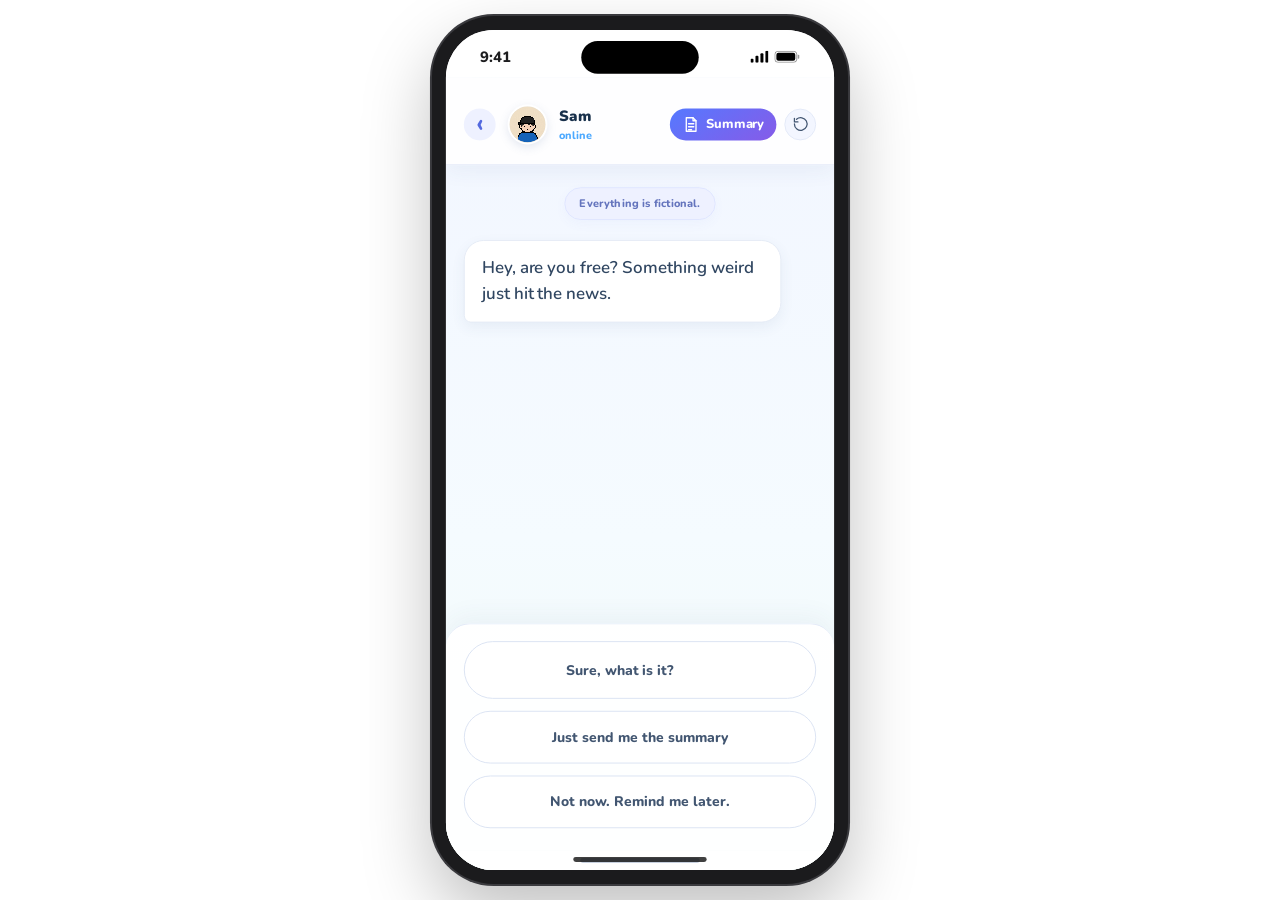
<file: chats/sam.html>
<!DOCTYPE html>
<html lang="en">
<head>
  <meta charset="UTF-8">
  <meta name="viewport" content="width=device-width, initial-scale=1">
  <script src="../phone.js"></script>

  <title>Sam | Private Space</title>

  <link rel="stylesheet" href="../style.css">

  <link rel="preconnect" href="https://fonts.googleapis.com">
  <link rel="preconnect" href="https://fonts.gstatic.com" crossorigin>
  <link
    href="https://fonts.googleapis.com/css2?family=Nunito:wght@400;600;700;800;900&display=swap"
    rel="stylesheet"
  >


</head>

<body class="app-body" data-contact="Sam">

  <main class="chat-app">

    <!-- Chat header -->

    <header class="chat-header">
      <a
        class="back-button"
        href="../messages.html"
        aria-label="Back to messages"
      >‹</a>

      <div class="chat-avatar avatar-sam" aria-hidden="true" style="overflow:hidden; padding:0; background:#e8dcc8;">
        <img src="../img/sam.png" alt="Sam" style="width:100%;height:100%;object-fit:cover;border-radius:50%;image-rendering:pixelated; display:block;">
      </div>

      <div class="contact-details">
        <div class="contact-name">Sam</div>
        <div class="contact-status online" id="samStatus">online</div>
      </div>

      <div class="header-actions">
        <button class="pill-button small" id="summaryButton" type="button" aria-haspopup="dialog">
          <svg viewBox="0 0 24 24" aria-hidden="true"><path d="M6 3h9l4 4v14H6z"/><path d="M15 3v4h4M9 11h7M9 15h7M9 19h4"/></svg>
          Summary
        </button>
        <button class="round-button small" id="rewindButton" type="button" aria-label="Start this chat again" title="Start this chat again">
          <svg viewBox="0 0 24 24" aria-hidden="true"><path d="M3 12a9 9 0 1 0 3-6.7"/><path d="M3 4v5h5"/></svg>
        </button>
      </div>
    </header>

    <!-- Conversation area -->

    <section
      class="chat-content"
      id="chatContent"
      aria-label="Conversation with Sam"
    >

      <div class="story-label">
        Everything is fictional.
      </div>


      <div class="bubble received">
        Hey, are you free? Something weird just hit the news.
      </div>

      <!-- Everything below stays hidden until the user continues -->

      <div id="unlockedConversation" hidden>
        <!-- Messages are added here as the conversation progresses -->
        <div id="conversationMessages"></div>

        <div
          id="typingIndicator"
          class="bubble received"
          role="status"
          aria-label="Sam is typing"
          hidden
        >
          <span class="typing-dots" aria-hidden="true">
            <span></span>
            <span></span>
            <span></span>
          </span>
        </div>

        <div class="date-divider" id="dateDivider" hidden>
        </div>

        <!-- Interactive privacy quiz -->

        <section class="lesson" aria-labelledby="quizHeading">

          <h2 class="lesson-heading" id="quizHeading">
            Detective Challenge
          </h2>

          <p class="lesson-intro">
            Imagine you regularly search for flight prices and hotels in another city for a specific weekend next month. 
          </p>

          <div class="quiz-card">
            <div class="quiz-nav">
              <button class="quiz-arrow" type="button" data-quiz-prev aria-label="Previous question">‹</button>
              <p class="quiz-label">Question 1 of 3</p>
              <button class="quiz-arrow" type="button" data-quiz-next aria-label="Next question">›</button>
            </div>
            <h3 class="quiz-question">
              What could an app guess from this activity?
            </h3>

            <div class="quiz-choices" id="quizChoices">
              <button class="quiz-choice" data-answer="wrong">
                A. Only that you own a phone.
              </button>
              <button class="quiz-choice" data-answer="correct">
                B. That you will be away from your home during those specific dates.
              </button>
              <button class="quiz-choice" data-answer="wrong">
                C. Nothing, because you never explicitly told the app.
              </button>
            </div>

            <div id="feedback" role="status" aria-live="polite" hidden></div>
          </div>

          <!-- Skipping a question always shows its answer (same in every quiz) -->
          <div id="quizExtraActions" style="display: grid; gap: 10px; margin-top: 16px;">
            <button id="continueQuizButton" class="reply-button primary" type="button" hidden>Next question →</button>
            <button id="showAnswerButton" class="reply-button" type="button">Skip, show me the answer</button>
          </div>

        </section>

        <section id="lesson2" class="lesson" aria-labelledby="quizHeading2" hidden>
          <h2 class="lesson-heading" id="quizHeading2">
            Detective Challenge
          </h2>

          <p class="lesson-intro">
            Imagine you're browsing the internet in Incognito (Private) mode.
          </p>

          <div class="quiz-card">
            <div class="quiz-nav">
              <button class="quiz-arrow" type="button" data-quiz-prev aria-label="Previous question">‹</button>
              <p class="quiz-label">Question 2 of 3</p>
              <button class="quiz-arrow" type="button" data-quiz-next aria-label="Next question">›</button>
            </div>
            <h3 class="quiz-question">
              What actually happens when you browse in Incognito mode?
            </h3>

            <div class="quiz-choices" id="quizChoices2">
              <button class="quiz-choice quiz-choice2" data-answer="correct">
                A. Your phone won't save your search history or cookies after you close the tab.
              </button>

              <button class="quiz-choice quiz-choice2" data-answer="wrong">
                B. You become completely invisible to websites, internet providers, and ads. 
              </button>

              <button class="quiz-choice quiz-choice2" data-answer="wrong">
                C.  It stops websites from loading images and videos.
              </button>
            </div>

            <div id="feedback2" role="status" aria-live="polite" hidden></div>
          </div>

          <div id="quizExtraActions2" style="display:grid; gap:10px; margin-top:16px;">
            <button id="continueQuizButton2" class="reply-button primary" type="button" hidden>
              Next question →
            </button>

            <button id="showAnswerButton2" class="reply-button" type="button">
              Skip, show me the answer
            </button>
          </div>
        </section>

        <section id="lesson3" class="lesson" aria-labelledby="quizHeading3" hidden>
          <h2 class="lesson-heading" id="quizHeading3">
            Detective Challenge
          </h2>

          <p class="lesson-intro">
            Imagine you don't want an app to use your past video views to guess your interests.
          </p>

          <div class="quiz-card">
            <div class="quiz-nav">
              <button class="quiz-arrow" type="button" data-quiz-prev aria-label="Previous question">‹</button>
              <p class="quiz-label">Question 3 of 3</p>
              <button class="quiz-arrow" type="button" data-quiz-next aria-label="Next question">›</button>
            </div>
            <h3 class="quiz-question">
              What should you do?
            </h3>


            <div class="quiz-choices" id="quizChoices3">
              <button class="quiz-choice quiz-choice3" data-answer="correct">
                A. Pause or clear your watch history in the app's settings.
              </button>

              <button class="quiz-choice quiz-choice3" data-answer="wrong">
                B. Turn off your phone's screen when you aren't using it.  
              </button>

              <button class="quiz-choice quiz-choice3" data-answer="wrong">
                C. Restart your phone once a week. 
              </button>
            </div>

            <div id="feedback3" role="status" aria-live="polite" hidden></div>
          </div>

          <div id="quizExtraActions3" style="display:grid; gap:10px; margin-top:16px;">
            <button id="continueQuizButton3" class="reply-button primary" type="button" hidden>
              Continue chatting →
            </button>

            <button id="showAnswerButton3" class="reply-button" type="button">
              Skip, show me the answer
            </button>
          </div>
        </section>

        <div class="date-divider" id="finalDateDivider" hidden></div>
        <div id="postQuizMessages"></div>

        <div id="typingIndicatorPost" class="bubble received" role="status" aria-label="Sam is typing" hidden>
          <span class="typing-dots" aria-hidden="true"><span></span><span></span><span></span></span>
        </div>

        <!-- HORSE RACE EMBED - PLAY above image -->
        <div id="horseRaceEmbed" style="display:none; margin:24px 16px 36px; text-align:center;">
          <a class="reply-button game-play" href="../minigames/horse_race.html">▶ Play</a>
          <div style="border-radius:18px; overflow:hidden; background:#78C96E; box-shadow:0 8px 24px rgba(0,0,0,0.12); border:2px solid #e8e8e8;">
            <img src="/img/horse_race.png" alt="Horse Race" style="width:100%; display:block; image-rendering:pixelated; aspect-ratio:16/9; object-fit:cover;" onerror="this.src='../img/horse_race.png'">
          </div>
          <button class="reply-button game-skip" id="skipGameButton" type="button">Skip, show me the summary</button>
        </div>

        <!-- Sam's message after the horse race appears below the game -->
        <div id="afterGameMessages"></div>

      </div>

    </section>

    <!-- Initial response options -->

    <section class="reply-panel" id="replyPanel" aria-label="Choose your reply">

      <div class="reply-options">

        <button
          class="reply-button primary"
          id="continueButton"
          type="button"
        >
          <span>Sure, what is it?</span>
          <span class="arrow" aria-hidden="true">→</span>
        </button>

        <button
          class="reply-button"
          id="summaryRequestButton"
          type="button"
        >
          Just send me the summary
        </button>

        <button
          class="reply-button"
          id="laterButton"
          type="button"
        >
          Not now. Remind me later.
        </button>

      </div>

    </section>

    <div class="home-indicator" aria-hidden="true">
      <span></span>
    </div>

  </main>

  <script src="../tools.js"></script>
  <script>
    const typingIndicator = document.getElementById("typingIndicator");
    const typingIndicatorPost = document.getElementById("typingIndicatorPost");
    const conversationMessages = document.getElementById("conversationMessages");
    const dateDivider = document.getElementById("dateDivider");
    const finalDateDivider = document.getElementById("finalDateDivider");
    const postQuizMessages = document.getElementById("postQuizMessages");
    const afterGameMessages = document.getElementById("afterGameMessages");
    let afterGame = false; // true while Sam reacts to a finished race
    const lesson = document.querySelector(".lesson");
    const lesson2 = document.getElementById("lesson2");
    const lesson3 = document.getElementById("lesson3");

    let conversationStarted = false;
    let waitingForChoice = false;
    let conversationFinished = false;
    const conversationStorageKey = "private-space-sam-conversation";
    let conversationPhase = "initial";
    let finalFollowUpSent = false; // <- moved to top
    let summaryShared = false; // learner asked for the summary at the start
    let gameSkipped = false;
    let quizResults = [null, null, null];
    let quizView = 0;
    let quizCurrent = 0;
    let quizAnswer = null;     // "correct", "incorrect", or "shown" (skipped)   // learner chose the summary instead of the horse race
    function isPostQuiz() { return finalFollowUpSent || conversationPhase.startsWith("agency"); }


    function readConversationState() {
      try {
        return JSON.parse(sessionStorage.getItem(conversationStorageKey) || "null");
      } catch {
        return null;
      }
    }

    function saveConversationState() {
      const state = readConversationState() || {};
      state.started = conversationStarted;
      state.phase = conversationPhase;
      state.finalFollowUpSent = finalFollowUpSent;
      state.embedVisible = document.getElementById("horseRaceEmbed")?.style.display !== "none";
      // now these actually have children
      state.messages = [...conversationMessages.children].map((m) => ({
        text: m.innerHTML,
        sender: m.classList.contains("sent") ? "sent" : "received"
      }));
      state.postMessages = [...postQuizMessages.children].map((m) => ({
        text: m.innerHTML,
        sender: m.classList.contains("sent") ? "sent" : "received"
      }));
      state.quizAnswer = quizAnswer;
      state.quizResults = quizResults;
      state.quizView = quizView;
      state.quizCurrent = quizCurrent;
      state.finished = conversationPhase === "agency-done"; // shown as "✓ Finished" in Messages
      state.afterGameMessages = [...afterGameMessages.children].map((m) => ({
        text: m.innerHTML,
        sender: m.classList.contains("sent") ? "sent" : "received"
      }));
      state.summaryShared = summaryShared;
      state.gameSkipped = gameSkipped;
      sessionStorage.setItem(conversationStorageKey, JSON.stringify(state));
    }

    function setConversationPhase(phase) {
      conversationPhase = phase;
      saveConversationState();
    }

    // Keep the quiz hidden until the conversation reaches it.
    lesson.hidden = true;
    lesson2.hidden = true;
    lesson3.hidden = true;

    // Hide the typing indicator until Sam starts composing a message.
    typingIndicator.hidden = true;

    if (typingIndicatorPost) typingIndicatorPost.hidden = true;

    function wait(milliseconds) {
      return new Promise((resolve) => {
        window.setTimeout(resolve, milliseconds);
      });
    }

    // Keep the latest message and typing indicator visible.
    function scrollToLatest() {
      chatContent.scrollTop = chatContent.scrollHeight;
    }

    // Add a message from Sam or the user.
    function addMessage(text, sender) {
      const message = document.createElement("div");
      message.classList.add("bubble", sender);
      message.innerHTML = text;
      if (afterGame) {
        afterGameMessages.appendChild(message);
      } else if (isPostQuiz() && postQuizMessages) {
        postQuizMessages.appendChild(message);
      } else {
        conversationMessages.appendChild(message);
      }
      saveConversationState(); scrollToLatest(); return message;
    }

    // Update Sam's status and show the animated typing indicator.
    function startTyping() {
      samStatus.textContent = "Sam is typing";
      samStatus.classList.add("typing"); samStatus.classList.remove("online");
      if (isPostQuiz()) {
        typingIndicator.hidden = true;
        typingIndicatorPost.hidden = false;
      } else {
        typingIndicator.hidden = false;
        typingIndicatorPost.hidden = true;
      }
      scrollToLatest();
    }
    function stopTyping() {
      typingIndicator.hidden = true;
      typingIndicatorPost.hidden = true;
      samStatus.textContent = "online";
      samStatus.classList.remove("typing"); samStatus.classList.add("online");
    }

    // Sam types, pauses, and then sends a message.
    async function samReplies(messages, firstDelay = 1200) {
      await wait(600);
      for (let i = 0; i < messages.length; i++) {
        startTyping();

        // Sam takes longer to compose the first reply.
        // Following messages arrive with a shorter pause.
        const delay = i === 0 ? firstDelay : 900;

        await wait(delay);

        stopTyping();
        addMessage(messages[i], "received");

        // Brief pause between messages.
        if (i < messages.length - 1) {
          await wait(400);
        }
      }
    }

    let currentOptions = [];

    // Display choices at the bottom of the screen.
    function showOptions(options) {
      currentOptions = options;
      waitingForChoice = true;
      saveConversationState();

      replyPanel.hidden = false;

      const optionsContainer = replyPanel.querySelector(".reply-options");
      optionsContainer.replaceChildren();

      options.forEach((option, index) => {
        const button = document.createElement("button");

        button.type = "button";
        button.className =
          index === 0
            ? "reply-button primary"
            : "reply-button";

        button.textContent = option.label;

        button.addEventListener("click", () => {
          if (!waitingForChoice) return;
          Tools.snapshot(conversationStorageKey); // saved so "Undo my last reply" can come back here

          waitingForChoice = false;
          replyPanel.hidden = true;

          // Display the user's message only after they select it.
          addMessage(option.label, "sent");

          // Continue the conversation based on their choice.
          option.action();
        });

        optionsContainer.appendChild(button);
      });

      scrollToLatest();

      // Move keyboard focus to the first available reply.
      const firstButton = optionsContainer.querySelector("button");

      if (firstButton) {
        firstButton.focus({ preventScroll: true });
      }
    }

    // First stage: Sam introduces the idea of inferred information.
    async function firstConversationStage() {
      setConversationPhase("first-response");
      await samReplies([
        'Did you know apps are constantly making crazy guesses about us based on what we do online? It\'s kind of wild...',
        'Like, they might use what you <strong>watch</strong> or <strong>search</strong> for to make guesses about your interests.'
      ]);
      // samReplies() displays the options when Sam finishes.
    }

    // Second stage: the user chooses how to respond.
    function handleFirstResponse() {
      setConversationPhase("first-response");
      showOptions([
        {
          label: "Apps can assume stuff from what I do online?",
          action: explainPredictions
        },
        {
          label: "How can it figure that out?",
          action: explainPatterns
        }
      ]);
    }

    // Explain that online predictions are not necessarily facts.
    async function explainPredictions() {
      setConversationPhase("challenge-options");
      await samReplies([
        "Yep! They're <strong>guesses</strong>, not necessarily facts. But it got me thinking about how much our activity can reveal...",
        "Want to try this <strong>detective challenge</strong> I've found?"
      ]);

      showChallengeOptions();
    }

    // Give an alternative explanation if the user asks how it works.
    async function explainPatterns() {
      setConversationPhase("challenge-options");
      await samReplies([
        "For example, if you often watch budget recipes or loan applications, an app may guess that you're in financial distress.",
        "These are guesses based on your habits - <strong>they don't know for sure</strong>.",
        "Want to try the <strong>detective challenge</strong>?"
      ]);

      showChallengeOptions();
    }

    // Offer a choice before revealing the quiz.
    function showChallengeOptions() {
      setConversationPhase("challenge-options");
      showOptions([
        {
          label: "Sure, let's try!",
          action: openQuiz
        },
        {
          label: "Can you give me an example first?",
          action: giveExample
        }
      ]);
    }

    async function giveExample() {
      setConversationPhase("example-options");
      await samReplies([
        "Imagine you search for flights, compare hotel options, and check train schedules for a specific weekend.",
        "An app might use those patterns to guess the exact dates you will be away from home, even if you never told it directly."
     ]);

      showOptions([
        {
          label: "Okay, let's try the challenge!",
          action: openQuiz
        },
        {
          label: "Not now. Remind me later.",
          action: () => {
            window.location.href = "../messages.html";
          }
        }
      ]);
    }


     async function openQuiz() {
      conversationFinished = true;
      setConversationPhase("quiz");

      await samReplies([
        "Great! Let's see what you can figure out. <strong>Choose the answer that makes the most sense.</strong>"
      ]);

      await wait(2000);

      dateDivider.hidden = false;
      lesson.hidden = false;
      lesson2.hidden = true;
      showQuizView(0);
      replyPanel.hidden = true;
      scrollToLatest();

      // Put focus on the quiz heading for keyboard accessibility.
      const quizHeading = document.getElementById("quizHeading");
      if (quizHeading) {
        quizHeading.setAttribute("tabindex", "-1");
        quizHeading.focus({ preventScroll: true });
      }

      scrollToLatest();
    }

    // Initial choice: continue or come back later.
    continueButton.addEventListener("click", async () => {
      if (conversationStarted) return;
      Tools.snapshot(conversationStorageKey); // saved so "Undo my last reply" can come back here

      conversationStarted = true;
      setConversationPhase("first-response");

      unlockedConversation.hidden = false;
      replyPanel.hidden = true;

      // Only show the selected reply.
      addMessage(continueButton.querySelector("span").textContent, "sent");

      // Sam starts typing after the user's reply.
      await firstConversationStage();

      // Wait until Sam has finished both messages before offering replies.
      handleFirstResponse();
    });

    

    // Sam sends the summary as a document, then the chat carries on as usual.
    async function sendSummary(request, reply) {
      addMessage(request, "sent");
      await samReplies([reply, Tools.summaryCardHTML("sam")]);
    }

    function showOpeningOptions() {
      continueButton.querySelector("span").textContent = "Okay, tell me more";
      summaryRequestButton.hidden = true;
      replyPanel.hidden = false;
      continueButton.focus({ preventScroll: true });
    }

    summaryRequestButton.addEventListener("click", async () => {
      if (summaryShared || conversationStarted) return;
      Tools.snapshot(conversationStorageKey); // saved so "Undo my last reply" can come back here
      summaryShared = true;
      replyPanel.hidden = true;
      unlockedConversation.hidden = false;
      await sendSummary("Can you just send me the summary?", "Sure! Here are the main points. Tap to open it.");
      await samReplies(["We can still chat about it, if you want."], 900);
      showOpeningOptions();
    });

    skipGameButton.addEventListener("click", async () => {
      if (gameSkipped) return;
      Tools.snapshot(conversationStorageKey); // saved so "Undo my last reply" can come back here
      gameSkipped = true;
      document.getElementById("horseRaceEmbed").style.display = "none";
      await sendSummary("I'll skip the game. Can I see the summary?", "Of course! Here are the main points.");
      await samReplies(["If you want to play later, rewind the chat with the ↺ button at the top."], 900);
    });

    laterButton.addEventListener("click", () => {
      window.location.href = "../messages.html";
    });

    // Quiz interaction.
    const quizChoices = document.querySelectorAll("#quizChoices .quiz-choice");
    const feedback = document.getElementById("feedback");
    const quizExtraActions = document.getElementById("quizExtraActions");
    const showAnswerButton = document.getElementById("showAnswerButton");

    const quizChoices2 = document.querySelectorAll("#quizChoices2 .quiz-choice");
    const feedback2 = document.getElementById("feedback2");
    const showAnswerButton2 = document.getElementById("showAnswerButton2");
    const continueQuizButton2 = document.getElementById("continueQuizButton2");

    const quizChoices3 = document.querySelectorAll("#quizChoices3 .quiz-choice");
    const feedback3 = document.getElementById("feedback3");
    const showAnswerButton3 = document.getElementById("showAnswerButton3");
    const continueQuizButton3 = document.getElementById("continueQuizButton3");

    // A finished quiz stays in the chat, answered, so the right answer can be looked at again.
    function showQuizDone() {
      quizSkips.forEach(button => { button.hidden = true; });
      quizContinues.forEach(button => { button.hidden = true; });
      saveConversationState();
    }

    async function sendFinalInsight() {
      if (finalFollowUpSent) return;
      finalFollowUpSent = true;
      if (quizExtraActions) quizExtraActions.hidden = true;
      showQuizDone();

      await wait(1000);
      if (finalDateDivider) {
        finalDateDivider.textContent = "Today";
        finalDateDivider.hidden = false;
      }

      // use addMessage now - it will auto-route to postQuizMessages
      addMessage("Makes sense, thanks!", "sent");
      
      await wait(1000);
      startAgencyTeaching();
    }

    // --- AGENCY: just samReplies + your reply, linear ---

    async function startAgencyTeaching() {
      setConversationPhase("agency-intro");
      await samReplies([
        "We can actually control some of the clues we leave behind! Wanna know three ways I usually do that?"
      ]);
      showOptions([{ label: "Show me!", action: teachTip1 }]);
    }

    async function teachTip1() {
      setConversationPhase("agency-tip1");
      await samReplies([
        "Take a peek at your <strong>privacy settings</strong>. Most apps have a settings page where you can see the exact list of interests the app has guessed about you.",
      ]);
      showOptions([{ label: "Okay", action: teachTip2 }]);
    }

    async function teachTip2() {
      setConversationPhase("agency-tip2");
      await samReplies([
        "<strong>Pause</strong> watch history or <strong>clear</strong> searches.",
      ]);
      showOptions([{ label: "What's the third one?", action: teachTip3 }]);
    }

    async function teachTip3() {
      setConversationPhase("agency-tip3");
      await samReplies([
        "Use <strong>Incognito Mode</strong> when you explore stuff you don't want saved. Keep in mind it doesn't make you invisible, though."
      ]);
      showOptions([{ label: "Makes sense", action: teachWrapUp }]);
    }

    async function teachWrapUp() {
      setConversationPhase("agency-done");
      await samReplies([
        "Try out this game with some questions along the way!",
      ]);
      await wait(700);
      const embed = document.getElementById("horseRaceEmbed");
      if (embed) {
        embed.style.display = "block";
        embed.scrollIntoView({ behavior: "smooth", block: "center" });
        saveConversationState(); // <-- saves embedVisible = true
      }
      showEndOptions();
    }

    // Back from the horse race: Sam sends one last message about it, then the chat ends.
    async function reactToGame() {
      let result = null;
      try { result = sessionStorage.getItem("horse-race-result"); } catch { /* storage unavailable */ }
      if (!result) { showEndOptions(); return; }
      try { sessionStorage.removeItem("horse-race-result"); } catch { /* storage unavailable */ }
      afterGame = true;
      afterGameMessages.after(typingIndicatorPost); // typing dots show below the game too
      await samReplies([result === "won"
        ? "Nice, you won the horse race! Speak soon!"
        : "You played the horse race! The computer racers won this time, but you can play again whenever you want. Speak soon!"]);
      showEndOptions();
    }

    // The chat is finished: offer the way back, like at the end of Mum's chat.
    function showEndOptions() {
      const optionsContainer = replyPanel.querySelector(".reply-options");
      const back = document.createElement("a");
      back.className = "back-to-messages";
      back.href = "../messages.html";
      back.textContent = "← Back to all messages";
      optionsContainer.replaceChildren(back);
      replyPanel.hidden = false;
      scrollToLatest();
    }

    // Same pattern as every quiz: answer or skip, see the answer, then "Continue chatting →".
    const continueQuizButton = document.getElementById("continueQuizButton");
    const quizFeedback = {
      correct: "Exactly! Apps can use patterns in your activity to guess your interests, even if you never explicitly tell them.",
      incorrect: "Not quite! Even without you typing it directly, apps use your watch history to guess what you like.",
      shown: "The answer is B. Apps don't need you to tell them directly—they use your activity patterns to guess your interests."
    };
    const quizFeedback2 = {
      correct: "Exactly! There's an incognito mode in most browsers. Look for it and use it when you want to keep your activity hidden from anyone picking up your phone, but websites still know you visited them.",
      incorrect: "Not quite! Incognito stops your phone from saving your history, but it doesn't make you invisible to the websites you visit.",
      shown: "The answer is A. There's an incognito mode in most browsers. Look for it and use it when you want to keep your activity hidden from anyone picking up your phone, but websites still know you visited them."
    };
    const quizFeedback3 = {
      correct: "That's it! Clearing or pausing your history wipes the clues the app uses to guess your interests.",
      incorrect: "Not quite! To stop apps from using old activity, head into settings to pause or clear your history.",
      shown: "The answer is A. Clearing or pausing your history wipes the clues the app uses to guess your interests."
    };
    const quizLessons = [lesson, lesson2, lesson3];
    const quizButtons = [quizChoices, quizChoices2, quizChoices3];
    const quizFeedbackElements = [feedback, feedback2, feedback3];
    const quizExplanations = [quizFeedback, quizFeedback2, quizFeedback3];
    const quizSkips = [showAnswerButton, showAnswerButton2, showAnswerButton3];
    const quizContinues = [continueQuizButton, continueQuizButton2, continueQuizButton3];

    function showQuizView(index, focus = true) {
      quizView = index;
      const latest = quizCurrent;
      quizLessons.forEach((section, i) => {
        section.hidden = i !== index;
        const result = quizResults[i];
        section.querySelector("[data-quiz-prev]").disabled = i === 0;
        section.querySelector("[data-quiz-next]").disabled = i >= latest;
        quizButtons[i].forEach(button => {
          button.disabled = !!result;
          button.classList.toggle("correct-answer", !!result && button.dataset.answer === "correct");
        });
        quizFeedbackElements[i].hidden = !result;
        quizFeedbackElements[i].textContent = result ? quizExplanations[i][result] : "";
        quizSkips[i].hidden = !!result || finalFollowUpSent;
        quizContinues[i].hidden = !result || i !== latest || finalFollowUpSent;
      });
      saveConversationState();
      if (focus) {
        const target = !quizContinues[index].hidden ? quizContinues[index] : quizLessons[index].querySelector(".quiz-question");
        target.setAttribute("tabindex", "-1");
        target.focus({ preventScroll: true });
        quizLessons[index].scrollIntoView({ block: "nearest" });
      }
    }

    quizLessons.forEach((section, i) => {
      section.querySelector("[data-quiz-prev]").addEventListener("click", () => showQuizView(i - 1));
      section.querySelector("[data-quiz-next]").addEventListener("click", () => showQuizView(i + 1));
      const answer = result => {
        if (quizResults[i] || finalFollowUpSent) return;
        Tools.snapshot(conversationStorageKey);
        quizResults[i] = result;
        quizAnswer = quizResults[0];
        showQuizView(i);
      };
      quizButtons[i].forEach(button => button.addEventListener("click", () => answer(button.dataset.answer === "correct" ? "correct" : "incorrect")));
      quizSkips[i].addEventListener("click", () => answer("shown"));
      quizContinues[i].addEventListener("click", () => {
        if (!quizResults[i] || finalFollowUpSent) return;
        Tools.snapshot(conversationStorageKey);
        if (i < 2) {
          quizCurrent = i + 1;
          showQuizView(quizCurrent);
        }
        else sendFinalInsight();
      });
    });

    // Restore the saved conversation and return to the matching choice point.
    function restoreConversation() {
      const state = readConversationState();
      if (state && !state.started && state.summaryShared) {
        summaryShared = true;
        unlockedConversation.hidden = false;
        (state.messages || []).forEach(({ text, sender }) => {
          const m = document.createElement("div");
          m.className = `bubble ${sender === "sent" ? "sent" : "received"}`;
          m.innerHTML = text;
          conversationMessages.appendChild(m);
        });
        showOpeningOptions();
        requestAnimationFrame(scrollToLatest);
        return;
      }
      if (!state || !state.started) return;
      summaryShared = state.summaryShared || false;
      gameSkipped = state.gameSkipped || false;

      conversationStarted = true;
      conversationPhase = state.phase || "first-response";
      finalFollowUpSent = state.finalFollowUpSent || false;
      const embed = document.getElementById("horseRaceEmbed");
      if (state.embedVisible && !gameSkipped && embed) embed.style.display = "block";
      unlockedConversation.hidden = false;
      replyPanel.hidden = true;
      conversationMessages.replaceChildren();
      postQuizMessages.replaceChildren();
      afterGameMessages.replaceChildren();
      (state.afterGameMessages || []).forEach(({ text, sender }) => {
        const m = document.createElement("div");
        m.className = `bubble ${sender === "sent" ? "sent" : "received"}`;
        m.innerHTML = text;
        afterGameMessages.appendChild(m);
      });

      (state.messages || []).forEach(({ text, sender }) => {
        const m = document.createElement("div");
        m.className = `bubble ${sender === "sent" ? "sent" : "received"}`;
        m.innerHTML = text;
        conversationMessages.appendChild(m);
      });
      (state.postMessages || []).forEach(({ text, sender }) => {
        const m = document.createElement("div");
        m.className = `bubble ${sender === "sent" ? "sent" : "received"}`;
        m.innerHTML = text;
        postQuizMessages.appendChild(m);
      });

      if (conversationPhase === "quiz" || conversationPhase.startsWith("agency")) {
        conversationFinished = true;
        dateDivider.hidden = false;
        lesson.hidden = false;
        lesson2.hidden = true;
        lesson3.hidden = true;
        quizResults = Array.isArray(state.quizResults) ? state.quizResults.slice(0, 3) : [state.quizAnswer || null, null, null];
        if (finalFollowUpSent && !state.quizResults) quizResults = [state.quizAnswer || "shown", "shown", "shown"];
        quizAnswer = quizResults[0];
        const available = quizResults.findIndex(result => !result);
        const latest = available < 0 ? 2 : available;
        quizCurrent = Number.isInteger(state.quizCurrent) ? Math.max(0, Math.min(state.quizCurrent, latest)) : latest;
        showQuizView(Number.isInteger(state.quizView) ? Math.max(0, Math.min(state.quizView, quizCurrent)) : quizCurrent, false);
        if (finalFollowUpSent) showQuizDone();
        if (finalDateDivider) {
          finalDateDivider.textContent = "Today";
          finalDateDivider.hidden = false;
        }
        // FIX: don't re-send the tip message, just show the next button
        if (conversationPhase === "agency-intro") {
          showOptions([{ label: "Show me.", action: teachTip1 }]);
        } else if (conversationPhase === "agency-tip1") {
          showOptions([{ label: "Okay!", action: teachTip2 }]);
        } else if (conversationPhase === "agency-tip2") {
          showOptions([{ label: "Got it!", action: teachTip3 }]);
        } else if (conversationPhase === "agency-tip3") {
          showOptions([{ label: "Makes sense.", action: teachWrapUp }]);
        } else if (conversationPhase === "agency-done") {
          reactToGame();
        }
      } else {
        lesson.hidden = true;
        if (conversationPhase === "challenge-options") showChallengeOptions();
        else if (conversationPhase === "example-options") showExampleOptions();
        else handleFirstResponse();
      }
      requestAnimationFrame(scrollToLatest);
    }
    // Keep the example response's available choices reusable after a return visit.
    function showExampleOptions() {
      setConversationPhase("example-options");
      showOptions([
        { label: "Okay, let's try the challenge!", action: openQuiz },
        { label: "Not now. Remind me later.", action: () => { window.location.href = "../messages.html"; } }
      ]);
    }

    Tools.mountChatHeader({ summary: "sam", storageKey: conversationStorageKey });

    // Sam's message has been read: the home-screen notification goes away.
    try { sessionStorage.setItem("sam-notification-read", "1"); } catch { /* storage unavailable */ }

    restoreConversation();
    // Coming back with the browser's Back button can skip the restore above.
    window.addEventListener("pageshow", (e) => {
      if (e.persisted && conversationPhase === "agency-done") reactToGame();
    });
  </script>
</body>
</html>
</file>
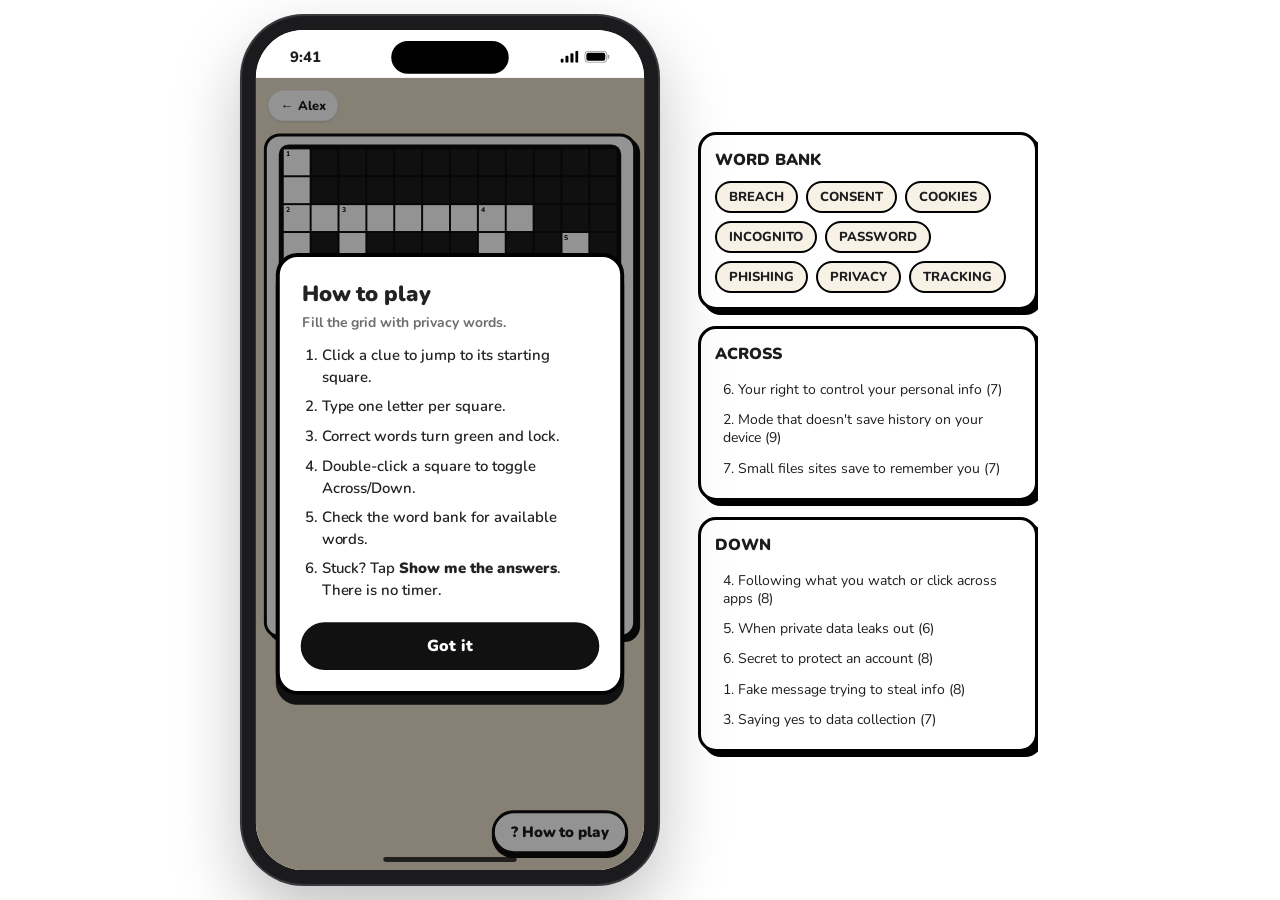
<file: minigames/crosswords.html>
<!DOCTYPE html>
<html lang="en">
<head>
<meta charset="UTF-8">
<meta name="viewport" content="width=device-width, initial-scale=1">
  <script src="../phone.js"></script>
<title>Crossword | Private Space</title>
<link href="https://fonts.googleapis.com/css2?family=Nunito:wght@600;700;800&display=swap" rel="stylesheet">
<style>
  *{box-sizing:border-box}
  body{margin:0;font-family:'Nunito',sans-serif;background:#E8DCC8;color:#111;display:flex;justify-content:center;padding:20px}
  .wrap{max-width:1100px;width:100%;display:grid;grid-template-columns:auto 320px;gap:24px}
  @media(max-width:900px){.wrap{grid-template-columns:1fr}}
  .board{background:#fff;border:3px solid #000;border-radius:20px;padding:16px;box-shadow:6px 6px 0 #000}
  .grid{display:grid;gap:3px;background:#000;border:3px solid #000;border-radius:10px;padding:3px;width:fit-content}
  .cell{width:42px;height:42px;background:#fff;position:relative;display:flex;align-items:center;justify-content:center}
  .cell.black{background:#111}
  .cell.locked{background:#B8E6C8}
  .cell.selected{outline:3px solid #7AA8FF;z-index:2}
  .cell input{width:100%;height:100%;border:none;text-align:center;font-size:20px;font-weight:800;text-transform:uppercase;background:transparent;outline:none}
  .cell.locked input{color:#0a5a2a;font-weight:900}
  .num{position:absolute;top:2px;left:3px;font-size:9px;font-weight:800;line-height:1}
  .side{display:flex;flex-direction:column;gap:16px}
  .card{background:#fff;border:3px solid #000;border-radius:18px;padding:14px;box-shadow:5px 5px 0 #000}
  .card h3{margin:0 0 10px;font-size:16px;font-weight:900;text-transform:uppercase}
  .bank{display:flex;flex-wrap:wrap;gap:8px}
  .pill{border:2.5px solid #000;border-radius:999px;padding:5px 12px;font-weight:800;font-size:13px;background:#F7F1E6;display:inline-flex;align-items:center;gap:6px}
  .pill.done{background:#B8E6C8;text-decoration:line-through}
  .clue{padding:6px 8px;border-radius:10px;font-size:14px;line-height:1.3;cursor:pointer}
  .clue:hover{background:#F7F1E6}
  .clue.done{text-decoration:line-through;opacity:0.6;background:#B8E6C8}
  .btns{display:flex;gap:10px;flex-wrap:wrap}
  .btn{border:3px solid #000;border-radius:12px;padding:10px 16px;font-weight:900;cursor:pointer;background:#FFD86E;box-shadow:3px 3px 0 #000}
  .btn:active{transform:translate(2px,2px);box-shadow:1px 1px 0 #000}
  .btn.secondary{background:#fff}

  /* End pop-up: same look as the horse race's result screen */
  .end-popup{position:fixed;inset:0;z-index:500;background:rgba(255,255,255,.85);backdrop-filter:blur(6px);display:grid;place-items:center;padding:24px}
  .end-popup[hidden]{display:none}
  .end-box{width:100%;max-width:360px;background:#fff;border:4px solid #000;border-radius:26px;padding:24px;box-shadow:0 12px 0 #111;text-align:center}
  .end-icon{width:64px;height:64px;margin:0 auto 12px;border:3px solid #000;border-radius:18px;display:grid;place-items:center;font-size:32px;background:#C8F7C5}
  .answers-shown{margin-top:16px}
  .answers-shown[hidden]{display:none}
  .answers-shown p{margin:0 0 4px;font-weight:900;text-align:center}
  .btns[hidden]{display:none}
  .end-box h2{margin:0;font-size:26px;font-weight:900;line-height:.95;color:#222}
  .end-box p{margin:8px 0 0;font-size:13px;font-weight:700;opacity:.6;color:#222}
  .end-actions{display:grid;grid-template-columns:1fr 1fr;gap:8px;margin-top:20px}
  .end-replay,.end-chat{padding:12px;border:3px solid #000;border-radius:999px;font:900 14px 'Nunito',sans-serif;box-shadow:0 4px 0 #111;cursor:pointer;text-decoration:none;display:grid;place-items:center}
  .end-replay{background:#7ED957;color:#111}
  .end-chat{background:#000;color:#fff}
  .celebration{position:fixed;inset:0;pointer-events:none;z-index:999;overflow:hidden}
  .emoji-drop{position:absolute;top:-40px;font-size:28px;animation:emojiFall linear forwards}
  @keyframes emojiFall{
    0%{transform:translateY(-40px) rotate(0deg); opacity:1}
    100%{transform:translateY(110vh) rotate(360deg); opacity:0}
  }

  /* Inside the phone frame: compact grid; clues and rules move next to the phone */
  html.in-phone body{padding:56px 8px 80px;background:#E8DCC8}
  html.in-phone .wrap{grid-template-columns:1fr}
  html.in-phone .side{display:none}
  html.in-phone .board{padding:8px;border-radius:16px;box-shadow:4px 4px 0 #000}
  html.in-phone .grid{gap:2px;padding:2px;margin:0 auto}
  html.in-phone .cell{width:26px;height:26px}
  html.in-phone .cell input{font-size:15px}
  html.in-phone .num{font-size:7px;top:1px;left:2px}
  html.in-phone .btns{justify-content:center}
</style>
</head>
<body>
<a href="../chats/alex.html" class="text-[13px] font-extrabold px-3 py-1.5 rounded-full bg-white shadow-sm border border-black/10 hover:bg-white transition text-black" style="position:fixed;top:12px;left:12px;z-index:100;font-size:13px;font-weight:800;padding:6px 12px;border-radius:9999px;background:white;box-shadow:0 1px 2px rgba(0,0,0,0.1);border:1px solid rgba(0,0,0,0.1);color:rgb(17,17,17);text-decoration:none;display:inline-flex;align-items:center;">← Alex</a>

<div class="end-popup" id="endPopup" role="dialog" aria-modal="true" aria-labelledby="endTitle" hidden>
  <div class="end-box">
    <div class="end-icon" aria-hidden="true">🏆</div>
    <h2 id="endTitle">You did it!</h2>
    <p>You found all the privacy words!</p>
    <div class="end-actions">
      <button class="end-replay" type="button" onclick="location.reload()">Replay</button>
      <a class="end-chat" href="../chats/alex.html">Chat</a>
    </div>
  </div>
</div>

<div class="wrap">
  <div class="board">
    <div id="grid" class="grid"></div>
    <div class="btns" style="margin-top:16px;">
      <button class="btn secondary" id="revealBtn">Show me the answers</button>
    </div>
    <!-- After "Show me the answers": the answers stay visible, with the same choices as the end pop-up -->
    <div class="answers-shown" id="answersShown" hidden>
      <p>Here are all the answers.</p>
      <div class="end-actions">
        <button class="end-replay" type="button" onclick="location.reload()">Replay</button>
        <a class="end-chat" href="../chats/alex.html">Chat</a>
      </div>
    </div>
  </div>
  <div class="side">
    <div class="card"><h3>Word Bank</h3><div id="bank" class="bank"></div></div>
    <div class="card"><h3>Across</h3><div id="across"></div></div>
    <div class="card"><h3>Down</h3><div id="down"></div></div>
  </div>
</div>

<script>
const WORD_LIST = [
  { word: "PRIVACY",   clue: "Your right to control your personal info" },
  { word: "COOKIES",   clue: "Small files sites save to remember you" },
  { word: "TRACKING",  clue: "Following what you watch or click across apps" },
  { word: "CONSENT",   clue: "Saying yes to data collection" },
  { word: "INCOGNITO", clue: "Mode that doesn't save history on your device" },
  { word: "PASSWORD",  clue: "Secret to protect an account" },
  { word: "PHISHING",  clue: "Fake message trying to steal info" },
  { word: "BREACH",    clue: "When private data leaks out" },
];

const PLACEMENTS = [
  { word: "PRIVACY",   row: 7, col: 5, dir: "across" },
  { word: "TRACKING",  row: 2, col: 7, dir: "down"   },
  { word: "BREACH",    row: 3, col:10, dir: "down"   },
  { word: "PASSWORD",  row: 7, col: 5, dir: "down"   },
  { word: "INCOGNITO", row: 2, col: 0, dir: "across" },
  { word: "PHISHING",  row: 0, col: 0, dir: "down"   },
  { word: "CONSENT",   row: 2, col: 2, dir: "down"   },
  { word: "COOKIES",   row:12, col: 4, dir: "across" },
];

const ROWS = 15, COLS = 12;
let solution = {};
let numberMap = {};
let cellEls = {};
let lockedCells = new Set();
let lockedWords = new Set();
let selected = null;
let currentDir = "down"; // start down so PHISHING column works naturally

function key(r,c){ return r+","+c; }

function buildSolution(){
  for(let p of PLACEMENTS){
    for(let i=0;i<p.word.length;i++){
      let r = p.row + (p.dir==="down"?i:0);
      let c = p.col + (p.dir==="across"?i:0);
      solution[key(r,c)] = p.word[i];
    }
  }
}

function assignNumbers(){
  let starts = {};
  for(let p of PLACEMENTS){
    let k = key(p.row,p.col);
    if(!(k in starts)) starts[k]=true;
  }
  let sorted = Object.keys(starts).sort((a,b)=>{
    let [ra,ca]=a.split(",").map(Number);
    let [rb,cb]=b.split(",").map(Number);
    return ra-rb || ca-cb;
  });
  let n=1;
  for(let k of sorted) numberMap[k]=n++;
}

function createGrid(){
  const gridEl = document.getElementById("grid");
  const size = document.documentElement.classList.contains("in-phone") ? 26 : 42;
  gridEl.style.gridTemplateColumns = `repeat(${COLS}, ${size}px)`;
  gridEl.style.gridTemplateRows = `repeat(${ROWS}, ${size}px)`;
  for(let r=0;r<ROWS;r++){
    for(let c=0;c<COLS;c++){
      let k = key(r,c);
      let div = document.createElement("div");
      div.className = "cell";
      if(!(k in solution)){
        div.classList.add("black");
        gridEl.appendChild(div);
        continue;
      }
      if(numberMap[k]){
        let numEl = document.createElement("div");
        numEl.className = "num";
        numEl.textContent = numberMap[k];
        div.appendChild(numEl);
      }
      let inp = document.createElement("input");
      inp.maxLength = 1;
      inp.dataset.r = r; inp.dataset.c = c;
      inp.addEventListener("input", onInput);
      inp.addEventListener("keydown", onKeyDown);
      inp.addEventListener("focus", ()=>selectCell(r,c,false));
      div.appendChild(inp);
      // Was this square already selected before this click? (Focus happens before "click".)
      let wasSelected = false;
      div.addEventListener("mousedown", ()=>{ wasSelected = !!(selected && selected.r===r && selected.c===c); });
      div.addEventListener("click", ()=>{
        // clicking the same square again toggles direction
        if(wasSelected){ selectCell(r,c,true); return; }
        currentDir = clickDirection(r,c);
        inp.focus();
        selectCell(r,c,false);
      });
      cellEls[k] = {cellDiv:div, input:inp};
      gridEl.appendChild(div);
    }
  }
}

function getPlacementsAt(r,c){
  return PLACEMENTS.filter(p=>{
    if(p.dir==="across") return r===p.row && c>=p.col && c<p.col+p.word.length;
    else return c===p.col && r>=p.row && r<p.row+p.word.length;
  });
}

// A deliberate click on a numbered square starts that square's word, in its direction
// (e.g. 2 starts INCOGNITO across, 3 starts CONSENT down). Elsewhere, if only one unfinished
// word passes through the square, use its direction; otherwise keep the current one.
function clickDirection(r,c){
  const open = getPlacementsAt(r,c).filter(p=>!lockedWords.has(p.word));
  const starts = open.filter(p=>p.row===r && p.col===c);
  if(starts.length===1) return starts[0].dir;
  if(open.length===1) return open[0].dir;
  return currentDir;
}

function selectCell(r,c, toggle){
  if(lockedCells.has(key(r,c))) return;
  let available = getPlacementsAt(r,c).map(p=>p.dir);
  if(toggle && available.length>1){
    currentDir = currentDir==="across"?"down":"across";
    if(!available.includes(currentDir)) currentDir = available[0];
  } else {
    if(available.length>0 && !available.includes(currentDir)){
      currentDir = available[0];
    }
  }
  if(selected){
    let prev = cellEls[key(selected.r,selected.c)];
    if(prev) prev.cellDiv.classList.remove("selected");
  }
  selected = {r,c};
  let cur = cellEls[key(r,c)];
  if(cur) cur.cellDiv.classList.add("selected");
}

function onInput(e){
  let inp = e.target;
  let r = Number(inp.dataset.r), c = Number(inp.dataset.c);
  let k = key(r,c);
  if(lockedCells.has(k)){ inp.value = solution[k]; return; }
  let v = inp.value.toUpperCase().replace(/[^A-Z]/g,"");
  inp.value = v;
  if(v){
    checkWordsAt(r,c);
    moveNext(r,c);
  }
}

// The next square in a direction that can still be typed in: locked squares
// (already part of a finished word) are skipped. Returns null at the end of the word.
function nextOpenCell(r,c,dr,dc){
  let nr = r+dr, nc = c+dc;
  while(cellEls[key(nr,nc)]){
    if(!lockedCells.has(key(nr,nc))) return {r:nr, c:nc};
    nr += dr; nc += dc;
  }
  return null;
}
function goTo(cell){
  if(!cell) return;
  cellEls[key(cell.r,cell.c)].input.focus();
  selectCell(cell.r,cell.c,false);
}

function onKeyDown(e){
  if(e.key==="Backspace" && !e.target.value){
    let r = Number(e.target.dataset.r), c = Number(e.target.dataset.c);
    // move back in currentDir, skipping locked squares
    const prev = nextOpenCell(r,c,currentDir==="down"?-1:0,currentDir==="across"?-1:0);
    if(prev){
      e.preventDefault();
      cellEls[key(prev.r,prev.c)].input.value = "";
      goTo(prev);
    }
  }
  if(e.key==="ArrowRight"){ currentDir="across"; moveDir(0,1); }
  if(e.key==="ArrowLeft"){ currentDir="across"; moveDir(0,-1); }
  if(e.key==="ArrowDown"){ currentDir="down"; moveDir(1,0); }
  if(e.key==="ArrowUp"){ currentDir="down"; moveDir(-1,0); }
}

function moveDir(dr,dc){
  if(!selected) return;
  goTo(nextOpenCell(selected.r,selected.c,dr,dc));
}

function isWordCorrect(p){
  for(let i=0;i<p.word.length;i++){
    let r = p.row + (p.dir==="down"?i:0);
    let c = p.col + (p.dir==="across"?i:0);
    let el = cellEls[key(r,c)];
    if(!el) return false;
    if(el.input.value.toUpperCase() !== p.word[i]) return false;
  }
  return true;
}

function dropCelebration(){
  // create container if not exists
  let container = document.getElementById("celebration");
  if(!container){
    container = document.createElement("div");
    container.id = "celebration";
    container.className = "celebration";
    document.body.appendChild(container);
  }
  container.innerHTML = "";
  const emojis = ["🎉","🎊","🎉","🎊","✨","🎉","🎊"];
  for(let i=0;i<35;i++){
    let span = document.createElement("span");
    span.className = "emoji-drop";
    span.textContent = emojis[i % emojis.length];
    span.style.left = Math.random()*100 + "vw";
    span.style.animationDuration = (1.5 + Math.random()*2) + "s";
    span.style.animationDelay = (Math.random()*0.5) + "s";
    container.appendChild(span);
  }
  // remove after animation
  setTimeout(()=>{ container.innerHTML=""; }, 4000);
}

function checkWordsAt(r,c){
  const before = lockedWords.size;
  for(let p of getPlacementsAt(r,c)){
    if(lockedWords.has(p.word)) continue;
    if(isWordCorrect(p)) lockWord(p);
  }
  playWordSounds(before);
  if(lockedWords.size===PLACEMENTS.length){
    setTimeout(()=>{ dropCelebration(); showEndPopup(); },200);
  }
}

// End pop-up when you find every word, like the horse race's result screen.
function rememberResult(result){
  try { sessionStorage.setItem("crossword-result", result); } catch(e) { /* storage unavailable */ }
}
function showEndPopup(){
  rememberResult("solved");
  const pop = document.getElementById("endPopup");
  pop.hidden = false;
  pop.querySelector(".end-replay").focus();
}

// A finished word sparkles; the last word plays the win tune. (Reveal stays silent.)
function playWordSounds(before){
  if(lockedWords.size===before) return;
  Sounds.play(lockedWords.size===PLACEMENTS.length ? "win" : "word");
}

function lockWord(p){
  if(lockedWords.has(p.word)) return;
  lockedWords.add(p.word);
  for(let i=0;i<p.word.length;i++){
    let r = p.row + (p.dir==="down"?i:0);
    let c = p.col + (p.dir==="across"?i:0);
    let k = key(r,c);
    lockedCells.add(k);
    let el = cellEls[k];
    if(el){
      el.cellDiv.classList.add("locked");
      el.input.readOnly = true;
    }
  }
  renderBank(); renderClues(); syncSide();
}

function renderBank(){
  const bankEl = document.getElementById("bank");
  bankEl.innerHTML="";
  let sorted=[...WORD_LIST].sort((a,b)=>a.word.localeCompare(b.word));
  for(let w of sorted){
    let pill=document.createElement("div");
    pill.className="pill"+(lockedWords.has(w.word)?" done":"");
    pill.textContent=w.word+(lockedWords.has(w.word)?" 🔒":"");
    bankEl.appendChild(pill);
  }
}

function renderClues(){
  const acrossEl=document.getElementById("across");
  const downEl=document.getElementById("down");
  acrossEl.innerHTML=""; downEl.innerHTML="";
  for(let p of PLACEMENTS){
    let num=numberMap[key(p.row,p.col)];
    let info=WORD_LIST.find(w=>w.word===p.word);
    let div=document.createElement("div");
    div.className="clue"+(lockedWords.has(p.word)?" done":"");
    div.textContent=`${num}. ${info.clue} (${p.word.length})`;
    div.dataset.sideAction=p.word;
    div.onclick=()=>focusWord(p);
    if(p.dir==="across") acrossEl.appendChild(div); else downEl.appendChild(div);
  }
}

// In the phone frame, mirror the side cards next to the phone.
const SIDE_STYLE = `<style>
  .card{background:#fff;border:3px solid #000;border-radius:18px;padding:14px;box-shadow:5px 5px 0 #000;margin-bottom:16px;font-family:'Nunito',sans-serif}
  .card h3{margin:0 0 10px;font-size:16px;font-weight:900;text-transform:uppercase}
  .bank{display:flex;flex-wrap:wrap;gap:8px}
  .pill{border:2.5px solid #000;border-radius:999px;padding:5px 12px;font-weight:800;font-size:13px;background:#F7F1E6}
  .pill.done{background:#B8E6C8;text-decoration:line-through}
  .clue{padding:6px 8px;border-radius:10px;font-size:14px;line-height:1.3;cursor:pointer}
  .clue:hover{background:#F7F1E6}
  .clue.done{text-decoration:line-through;opacity:0.6;background:#B8E6C8}
</style>`;
function syncSide(){
  if(!window.PhoneShell) return;
  PhoneShell.setSide(SIDE_STYLE + document.querySelector(".side").innerHTML);
}
if(window.PhoneShell){
  PhoneShell.onSideClick(word=>{
    const p=PLACEMENTS.find(x=>x.word===word);
    if(p){ window.focus(); focusWord(p); }
  });
}

function focusWord(p){
  currentDir=p.dir;
  // start at the word's first square that can still be typed in
  const dr = p.dir==="down"?1:0, dc = p.dir==="across"?1:0;
  goTo(lockedCells.has(key(p.row,p.col)) ? nextOpenCell(p.row,p.col,dr,dc) : {r:p.row, c:p.col});
}

function moveNext(r,c){
  // CRITICAL FIX: always continue in currentDir, never auto-switch to other direction at intersection
  // This fixes PHISHING bug where after I at (2,0) it jumped to (2,1) instead of (3,0)
  goTo(nextOpenCell(r,c,currentDir==="down"?1:0,currentDir==="across"?1:0));
}

function revealAll(){
  if(lockedWords.size===PLACEMENTS.length) return;
  for(let k in solution){ let el=cellEls[k]; if(el) el.input.value=solution[k]; }
  for(let p of PLACEMENTS) lockWord(p);
  // Keep the answers visible: swap the buttons for Replay / Chat instead of covering the grid.
  rememberResult("shown");
  document.querySelector(".btns").hidden = true;
  document.getElementById("answersShown").hidden = false;
}

document.getElementById("revealBtn").onclick=revealAll;

buildSolution(); assignNumbers(); createGrid(); renderBank(); renderClues(); syncSide();
</script>
<script src="../sounds.js"></script>
<script src="game-help.js"></script>
<script>
  GameHelp.mount({
    id: "crossword",
    subtitle: "Fill the grid with privacy words.",
    rules: [
      "Click a clue to jump to its starting square.",
      "Type one letter per square.",
      "Correct words turn green and lock.",
      "Double-click a square to toggle Across/Down.",
      "Check the word bank for available words.",
      "Stuck? Tap <b>Show me the answers</b>. There is no timer."
    ]
  });
</script>
</body>
</html>
</file>
<file: style.css>
* {
  box-sizing: border-box;
}

/* Bright, friendly visual system */
:root {
  color-scheme: light;
  --ink: #18304b;
  --muted: #718198;
  --paper: #f4f8ff;
  --white: #ffffff;
  --blue: #4669f2;
  --violet: #8758e8;
  --mint: #d8f7e9;
  --line: #e6ecf6;
}

body {
  margin: 0;
  font-family: "Nunito", "Avenir Next", system-ui, sans-serif;
  background: var(--paper);
  color: var(--ink);
}

.container {
  position: relative;
  isolation: isolate;
  max-width: 720px;
  margin: 0 auto;
  min-height: 100vh;
  display: flex;
  flex-direction: column;
  justify-content: center;
  align-items: flex-start;
  padding: clamp(32px, 8vw, 80px);
}

.container::before,
.container::after {
  position: fixed;
  z-index: -1;
  content: "";
  border-radius: 50%;
  filter: blur(1px);
  pointer-events: none;
}

.container::before {
  width: 340px;
  height: 340px;
  top: -110px;
  right: max(-100px, calc((100vw - 1100px) / 2));
  background: radial-gradient(circle, #d9e2ff 0%, #e9edff 58%, transparent 70%);
}

.container::after {
  width: 280px;
  height: 280px;
  bottom: -120px;
  left: max(-95px, calc((100vw - 1100px) / 2));
  background: radial-gradient(circle, #d5f8e9 0%, #e9fbf3 58%, transparent 72%);
}

/* The app icon on the Welcome page (same icon as on the phone's home screen) */
.logo {
  display: block;
  width: 76px;
  height: 76px;
  margin-bottom: 36px;
  image-rendering: pixelated;
  filter: drop-shadow(0 12px 22px #6379e955);
  transform: rotate(-5deg);
}

h1 {
  font-size: clamp(48px, 8vw, 72px);
  line-height: 1.05;
  letter-spacing: -0.055em;
  margin: 0 0 18px;
}

p {
  font-size: clamp(18px, 2.5vw, 21px);
  line-height: 1.65;
  max-width: 520px;
  margin: 0 0 34px;
  color: #5e708a;
}

button {
  width: fit-content;
  padding: 15px 24px;
  border: 0;
  border-radius: 16px;
  background: linear-gradient(110deg, var(--blue), var(--violet));
  color: white;
  font-size: 16px;
  font-weight: 800;
  cursor: pointer;
  box-shadow: 0 12px 24px #536fe64a;
  transition: transform 180ms ease, box-shadow 180ms ease, filter 180ms ease;
}

button:hover {
  filter: saturate(1.12) brightness(1.04);
  transform: translateY(-2px);
  box-shadow: 0 16px 28px #536fe65c;
}

button:active { transform: translateY(0) scale(.98); }

/* Shared styles */

* {
  box-sizing: border-box;
}

body {
  margin: 0;
  font-family: "Nunito", sans-serif;
  color: #1a1a1a;
}

button,
input {
  font: inherit;
}

button,
a {
  -webkit-tap-highlight-color: transparent;
}

button:focus-visible,
a:focus-visible,
input:focus-visible {
  outline: 3px solid #8b684c;
  outline-offset: 4px;
}

/* Messaging app */

.app-body {
  background: radial-gradient(ellipse at 50% -15%, #e2eaff 0, #f4f8ff 48%, #f1fbf7 100%);
  min-height: 100vh;
}

.messages-app {
  width: 100%;
  max-width: 520px;
  min-height: 100vh;
  margin: 0 auto;
  padding: 40px 24px 36px;
  background: rgba(255,255,255,.88);
  box-shadow: 0 0 70px #5069a20d;
  backdrop-filter: blur(18px);
}

.messages-header {
  display: flex;
  align-items: center;
  justify-content: space-between;
  gap: 12px;
  margin: 0 2px 28px;
}

.messages-header h1 {
  font-size: 32px;
  font-weight: 800;
  line-height: 1.3;
  margin: 0;
}

.subtitle {
  font-size: 13px;
  color: var(--muted);
  margin: 4px 0 0;
}

.icon-button {
  width: 40px;
  height: 40px;
  border: none;
  border-radius: 50%;
  background: linear-gradient(145deg, #5579ff, #865be8);
  color: white;
  font-size: 19px;
  cursor: pointer;
  box-shadow: 0 7px 16px #5579ff3b;
  transition: transform 180ms ease, box-shadow 180ms ease;
}

.icon-button:hover { transform: translateY(-2px) rotate(-5deg); box-shadow: 0 10px 18px #5579ff55; }

.search-box {
  display: flex;
  align-items: center;
  gap: 12px;
  padding: 0 16px;
  height: 46px;
  border-radius: 30px;
  background: #f4f7ff;
  color: #8b9bb2;
  margin-bottom: 22px;
  border: 1px solid #e9eef9;
  transition: border-color 180ms ease, box-shadow 180ms ease, background 180ms ease;
}

.search-box:focus-within { background: #fff; border-color: #9bafff; box-shadow: 0 0 0 4px #6d83ff16; }

.search-box input {
  width: 100%;
  min-width: 0;
  border: none;
  outline: none;
  background: transparent;
  color: var(--ink);
}

.search-box input:focus-visible {
  outline: 2px solid #8298ff;
  outline-offset: 3px;
  border-radius: 4px;
}

.conversation-list {
  display: flex;
  flex-direction: column;
}

.conversation {
  display: flex;
  align-items: center;
  gap: 16px;
  padding: 17px 12px;
  margin: 0 -12px;
  min-width: 0;
  text-decoration: none;
  color: inherit;
  border-bottom: 1px solid var(--line);
  border-radius: 18px;
  transition: background 180ms ease, transform 180ms ease, box-shadow 180ms ease;
}

.conversation:hover {
  background: linear-gradient(100deg, #f4f7ff, #f7fffb);
  transform: translateX(3px);
  box-shadow: 0 8px 22px #3e58940b;
}

.avatar {
  width: 48px;
  height: 48px;
  flex: 0 0 48px;
  display: grid;
  place-items: center;
  border: 0;
  border-radius: 50%;
  background: #e8edff;
  color: #415ed3;
  font-size: 17px;
  font-weight: 900;
  box-shadow: inset 0 0 0 1px #fff, 0 4px 10px #324c8512;
  transition: transform 180ms ease;
}

.conversation:hover .avatar { transform: scale(1.08) rotate(-4deg); }

.avatar-sam {
  background: #ffe3d7;
  color: #b54f42;
}

.avatar-mum {
  background: #d8f7e9;
  color: #248360;
}

.avatar-alex {
  background: #eee2ff;
  color: #7543bd;
}

.conversation-info {
  min-width: 0;
  flex: 1;
}

.conversation-heading {
  display: flex;
  align-items: center;
  gap: 8px;
  min-width: 0;
}

.contact-name {
  font-size: 15px;
  font-weight: 900;
}

.tag {
  background: #eee9ff;
  color: #714ed0;
  padding: 3px 8px;
  border-radius: 20px;
  font-size: 10px;
  font-weight: 900;
  white-space: nowrap;
}

.time {
  margin-left: auto;
  color: #91a0b4;
  font-size: 11px;
  white-space: nowrap;
}

.preview {
  overflow: hidden;
  white-space: nowrap;
  text-overflow: ellipsis;
  margin: 5px 0 0;
  color: #718198;
  font-size: 13px;
  font-weight: 600;
}

.app-footer {
  text-align: center;
  font-size: 12px;
  color: #8796aa;
  margin-top: 32px;
}

@media (max-width: 520px) {
  .messages-app { padding: 30px 20px 28px; }
  .conversation { gap: 13px; }
  .tag { padding: 3px 6px; font-size: 9px; }
}

/* Respect reduced-motion preferences */

@media (prefers-reduced-motion: reduce) {
  *,
  *::before,
  *::after {
    scroll-behavior: auto !important;
    transition-duration: 0.01ms !important;
    animation-duration: 0.01ms !important;
  }
}

.typing-dots {
  display: flex;
  align-items: center;
  gap: 5px;
  min-width: 38px;
  min-height: 18px;
}

.typing-dots span {
  width: 7px;
  height: 7px;
  border-radius: 50%;
  background: #66503E;
  animation: dot-bounce 1s infinite ease-in-out;
}

.typing-dots span:nth-child(2) {
  animation-delay: 0.15s;
}

.typing-dots span:nth-child(3) {
  animation-delay: 0.3s;
}

@keyframes dot-bounce {
  0%, 60%, 100% {
    opacity: 0.4;
    transform: translateY(0);
  }

  30% {
    opacity: 1;
    transform: translateY(-4px);
  }
}

@media (prefers-reduced-motion: reduce) {
  .typing-dots span {
    animation: none;
    opacity: 1;
  }
}

/* Shared conversation screens */
[hidden] { display: none !important; }

.chat-app {
  width: 100%;
  max-width: 430px;
  height: 100vh;
  height: 100dvh;
  min-height: 500px;
  margin: 0 auto;
  display: flex;
  flex-direction: column;
  overflow: hidden;
  position: relative;
  background: linear-gradient(180deg, #f2f6ff 0%, #f5fbff 58%, #f0fbf7 100%);
  box-shadow: 0 0 70px #3d5c9714;
}

.chat-header {
  flex-shrink: 0;
  height: 88px;
  padding: 22px 18px 10px;
  background: rgba(255,255,255,.94);
  border-bottom: 1px solid #e3eaf8;
  box-shadow: 0 6px 20px #294a8510;
  display: flex;
  align-items: center;
  gap: 12px;
  z-index: 2;
}

.back-button {
  width: 32px;
  height: 32px;
  flex-shrink: 0;
  display: flex;
  align-items: center;
  justify-content: center;
  border-radius: 50%;
  background: #eef1ff;
  color: #5369df;
  text-decoration: none;
  font-size: 27px;
  font-weight: 700;
  line-height: 1;
  transition: transform 160ms ease, background 160ms ease;
}

.back-button:hover { transform: translateX(-2px); background: #e2e8ff; }

.chat-avatar {
  width: 40px;
  height: 40px;
  flex-shrink: 0;
  display: flex;
  align-items: center;
  justify-content: center;
  border-radius: 50%;
  border: 2px solid white;
  color: white;
  font-size: 16px;
  font-weight: 900;
  box-shadow: 0 3px 10px #5069a226;
}

.chat-avatar.avatar-sam { background: linear-gradient(145deg, #ffb18a, #ff806f); }
.chat-avatar.avatar-mum { background: linear-gradient(145deg, #62d9ae, #31b98e); }
.chat-avatar.avatar-alex { background: linear-gradient(145deg, #a78bfa, #7955e8); }

.contact-details { min-width: 0; }

.chat-header .contact-name {
  color: #18304b;
  font-size: 15px;
  font-weight: 900;
}

.contact-status {
  margin-top: 3px;
  color: #8a9ab5;
  font-size: 11px;
  font-weight: 700;
  transition: color 0.25s ease;
}

.contact-status.typing { color: #9ca3af !important; font-weight: 800; }
.contact-status.online { color: #4aa8ff !important; font-weight: 800; }

.contact-status.typing::after {
  content: "...";
  display: inline-block;
  width: 0;
  overflow: hidden;
  vertical-align: bottom;
  animation: typing-dots 1.2s steps(4, end) infinite;
}

@keyframes typing-dots { to { width: 12px; } }

.more-button {
  width: 32px;
  height: 32px;
  margin-left: auto;
  flex-shrink: 0;
  display: flex;
  align-items: center;
  justify-content: center;
  background: #f3f6ff;
  border: 1px solid #e4eaf8;
  border-radius: 50%;
  color: #627593;
  font-size: 20px;
  cursor: default;
}

.chat-content {
  flex: 1;
  min-height: 0;
  overflow-y: auto;
  overscroll-behavior-y: contain;
  padding: 22px 18px 30px;
  scroll-behavior: smooth;
}

.story-label {
  width: fit-content;
  max-width: 100%;
  margin: 0 auto 20px;
  padding: 8px 14px;
  background: #eef1ff;
  border: 1px solid #e0e6ff;
  border-radius: 999px;
  color: #6474bd;
  text-align: center;
  font-size: 11px;
  font-weight: 800;
  letter-spacing: .2px;
  box-shadow: 0 4px 12px #536fe40b;
}

.bubble {
  width: fit-content;
  max-width: 90%;
  margin: 12px 0;
  padding: 14px 17px;
  font-size: 17px;
  font-weight: 600;
  line-height: 1.55;
  overflow-wrap: anywhere;
}

.received {
  margin-right: auto;
  background: white;
  border: 1px solid #e6ecf6;
  border-radius: 20px 20px 20px 7px;
  color: #304661;
  box-shadow: 0 5px 14px #34517d12;
}

.sent {
  margin-left: auto;
  background: #d9f7ea;
  border: 1px solid #c5eddb;
  border-radius: 20px 20px 7px 20px;
  color: #245d4d;
  box-shadow: 0 5px 14px #40a57b1c;
}

.date-divider {
  margin: 26px 0 18px;
  color: #788aa4;
  text-align: center;
  font-size: 11px;
  font-weight: 800;
}

.reply-panel {
  flex-shrink: 0;
  padding: 17px 18px 22px;
  background: rgba(255,255,255,.96);
  border-top: 1px solid #e3eaf8;
  border-radius: 24px 24px 0 0;
  box-shadow: 0 -8px 24px #36517e0d;
}

.reply-options { display: grid; gap: 12px; }

.reply-button {
  width: 100%;
  min-height: 53px;
  padding: 14px 16px;
  border: 1px solid #dce4f3;
  border-radius: 999px;
  background: #f8faff;
  color: #425671;
  font-family: inherit;
  font-size: 14px;
  font-weight: 800;
  cursor: pointer;
  box-shadow: none;
  transition: transform 170ms ease, background 170ms ease, box-shadow 170ms ease;
}

.reply-button:hover { background: #edf2ff; color: #344d78; transform: translateY(-1px); box-shadow: none; }

.reply-button.primary {
  min-height: 60px;
  padding: 14px 20px;
  display: flex;
  align-items: center;
  justify-content: space-between;
  gap: 12px;
  background: linear-gradient(110deg, #4f72f4, #8159e6);
  border-color: transparent;
  color: white;
  text-align: left;
  box-shadow: 0 8px 18px #6275e544;
}

.reply-button.primary:hover { background: linear-gradient(110deg, #4266ec, #754ada); color: white; box-shadow: 0 8px 18px #6275e544; }

.reply-button.primary .arrow {
  width: 28px;
  height: 28px;
  flex-shrink: 0;
  display: flex;
  align-items: center;
  justify-content: center;
  background: #ffffff2e;
  color: white;
  border-radius: 50%;
  font-size: 16px;
}

.reply-button:active { transform: translateY(1px); }
.reply-button:focus-visible, .back-button:focus-visible { outline: 3px solid #8298ff; outline-offset: 4px; }

.home-indicator {
  flex-shrink: 0;
  height: 20px;
  display: flex;
  align-items: center;
  justify-content: center;
  background: white;
}

.home-indicator span { width: 120px; height: 5px; background: #c7d0df; border-radius: 999px; }

.lesson { 
  margin-top: 30px; 
  padding: 22px 18px; 
  background: linear-gradient(135deg, #eef4ff 0%, #f3e8ff 100%);
  border: 1.5px solid #d9e2ff;
  border-radius: 22px;
}
.lesson-heading { margin: 0 0 10px; color: #1e1b4b; font-size: 20px; line-height: 1.35; font-weight: 900; }
.lesson-intro { margin: 0 0 18px; color: #111827; font-size: 15px; line-height: 1.5; font-weight: 800; }
.quiz-card { padding: 18px; background: #ffffff; border: 1.5px solid #c9d6ff; border-radius: 18px; box-shadow: 0 12px 30px #5b7cff1f; }
.quiz-label { margin: 0 0 8px; color: #7c5cff; font-size: 11px; font-weight: 900; letter-spacing: .8px; text-transform: uppercase; }
.quiz-question { margin: 0 0 10px; color: #1e293b; font-size: 17px; line-height: 1.4; font-weight: 900; }
.quiz-context { margin: 0 0 16px; color: #475569; font-size: 13px; line-height: 1.6; font-weight: 600; }
.quiz-choices { display: grid; gap: 10px; }

.quiz-choice {
  width: 100%;
  padding: 12px 14px;
  background: #ffffff;
  border: 2px solid #a9c0ff;
  border-radius: 14px;
  color: #253a5a;
  font-family: inherit;
  font-size: 13px;
  font-weight: 700;
  line-height: 1.5;
  text-align: left;
  cursor: pointer;
  box-shadow: 0 2px 8px #5b7cff0d;
  transition: transform 160ms ease, border-color 160ms ease, background 160ms ease;
}
.quiz-choice:hover:not(:disabled) { border-color: #5b8aff; background: #e9efff; transform: translateY(-1px); box-shadow: 0 6px 16px #5b7cff22; }
.quiz-choice.correct-answer { border: 2px solid #22c55e; background: #dcfce7; color: #166534; }
#feedback, .quiz-feedback { margin-top: 14px; padding: 14px; background: #e6f0ff; border-left: 4px solid #4aa8ff; border-radius: 12px; color: #1e3a5f; font-size: 13px; line-height: 1.6; font-weight: 600; }
#feedback2, .quiz-feedback2 { margin-top: 14px; padding: 14px; background: #e6f0ff; border-left: 4px solid #4aa8ff; border-radius: 12px; color: #1e3a5f; font-size: 13px; line-height: 1.6; font-weight: 600; }
#feedback3, .quiz-feedback3 { margin-top: 14px; padding: 14px; background: #e6f0ff; border-left: 4px solid #4aa8ff; border-radius: 12px; color: #1e3a5f; font-size: 13px; line-height: 1.6; font-weight: 600; }
.back-to-messages { display: block; margin: 24px 0 8px; color: #667cc9; font-size: 13px; font-weight: 800; text-align: center; }
.back-to-messages:hover { color: #4b60b6; }

@media (max-width: 430px) {
  .chat-app { min-height: 100dvh; }
  .chat-header { padding-top: 16px; }
}

@media (prefers-reduced-motion: reduce) {
  .contact-status.typing::after { animation: none; width: 12px; }
}

/* ---------- Shared learner tools (tools.js): sheets, notes, summary, settings ---------- */

.header-actions { margin-left: auto; display: flex; align-items: center; gap: 8px; }
.header-actions .more-button { margin-left: 0; cursor: pointer; font-family: inherit; }

.pill-button {
  display: inline-flex; align-items: center; gap: 6px; height: 40px; padding: 0 14px;
  border: none; border-radius: 20px; background: linear-gradient(145deg, #5579ff, #865be8);
  color: #fff; font: 800 14px 'Nunito', sans-serif; cursor: pointer; box-shadow: 0 7px 16px #5579ff3b;
}
.pill-button.small { height: 32px; padding: 0 12px; font-size: 13px; box-shadow: none; }
.pill-button.quiet { background: #f3f6ff; color: #425671; border: 1px solid #e4eaf8; box-shadow: none; }
.pill-button svg, .round-button svg { width: 18px; height: 18px; fill: none; stroke: currentColor; stroke-width: 1.8; stroke-linecap: round; stroke-linejoin: round; }
.round-button {
  width: 40px; height: 40px; display: inline-flex; align-items: center; justify-content: center;
  flex-shrink: 0; padding: 0; border-radius: 50%; border: 1px solid #e4eaf8; background: #f3f6ff; color: #425671; cursor: pointer; box-shadow: none;
}
.round-button:hover { background: #e2e8ff; filter: none; box-shadow: none; }
.round-button.small { width: 32px; height: 32px; }
.round-button.small svg { width: 17px; height: 17px; }
.confirm-actions { display: grid; gap: 10px; margin-top: 8px; }

.sheet { position: fixed; inset: 0; z-index: 50; background: rgba(20, 24, 40, 0.35); display: flex; justify-content: center; align-items: flex-end; }
.sheet-panel {
  width: 100%; max-width: 520px; max-height: 92%; overflow-y: auto; background: #fff;
  border-radius: 24px 24px 0 0; padding: 20px 18px 32px; font-family: 'Nunito', sans-serif; color: #1f2a3d;
}
.sheet-top { display: flex; align-items: center; justify-content: space-between; }
.sheet-top h2 { margin: 0; font-size: 24px; font-weight: 800; }
.sheet-close { border: 1px solid #dfe5f2; background: #fff; border-radius: 16px; padding: 8px 14px; font: 800 14px 'Nunito', sans-serif; color: #1f2a3d; cursor: pointer; box-shadow: none; width: auto; height: auto; }
.sheet-intro { margin: 8px 0 18px; color: #5d6b82; font-size: 15px; line-height: 1.45; }
.sheet-action { margin-left: auto; border: none; border-radius: 14px; padding: 9px 16px; background: #5579ff; color: #fff; font: 800 14px 'Nunito', sans-serif; cursor: pointer; box-shadow: none; width: auto; height: auto; }
.sheet-link { display: block; margin: 18px auto 0; border: none; background: none; color: #5369df; font: 800 15px 'Nunito', sans-serif; text-decoration: underline; cursor: pointer; box-shadow: none; width: auto; height: auto; }

.notes-form { background: #f4f7ff; border: 1px solid #e9eef9; border-radius: 18px; padding: 14px; margin-bottom: 18px; }
.notes-label { display: block; font-weight: 800; font-size: 13px; color: #5d6b82; margin-bottom: 6px; }
.notes-form textarea { width: 100%; box-sizing: border-box; border: 1px solid #dfe5f2; border-radius: 12px; padding: 10px; font: 600 15px 'Nunito', sans-serif; resize: vertical; }
.notes-form-row { display: flex; align-items: center; gap: 8px; margin-top: 10px; }
.notes-form-row .notes-label { margin: 0; }
.notes-form select { border: 1px solid #dfe5f2; border-radius: 10px; padding: 7px; font: 700 14px 'Nunito', sans-serif; background: #fff; }
.notes-search { display: flex; align-items: center; gap: 10px; height: 42px; padding: 0 14px; border-radius: 22px; background: #f4f7ff; border: 1px solid #e9eef9; color: #8b9bb2; margin-bottom: 14px; }
.notes-search input { border: none; background: transparent; outline: none; flex: 1; font: 600 15px 'Nunito', sans-serif; }
.notes-list { list-style: none; margin: 0; padding: 0; display: flex; flex-direction: column; gap: 10px; }
.note { border: 1px solid #e9eef9; border-radius: 16px; padding: 12px 14px; }
.note-text { margin: 0 0 8px; font-size: 15px; line-height: 1.4; white-space: pre-wrap; overflow-wrap: anywhere; }
.note-meta { display: flex; align-items: center; gap: 8px; font-size: 12px; color: #718198; font-weight: 700; }
.note-tag { background: #eee9ff; color: #714ed0; border-radius: 8px; padding: 2px 8px; }
.note-delete { margin-left: auto; border: none; background: none; box-shadow: none; padding: 4px; width: auto; height: auto; color: #718198; font: 800 12px 'Nunito', sans-serif; cursor: pointer; text-decoration: underline; }
.notes-empty { color: #718198; text-align: center; font-size: 14px; }

.summary-title { margin: 14px 0 0; font-size: 18px; font-weight: 900; color: #1e1b4b; }
.summary-points { list-style: none; margin: 0; padding: 0; display: flex; flex-direction: column; gap: 10px; counter-reset: point; }
.summary-point { counter-increment: point; display: flex; align-items: flex-start; gap: 10px; border: 1px solid #e9eef9; border-radius: 16px; padding: 12px 12px 12px 14px; }
.summary-point::before { content: counter(point); flex-shrink: 0; width: 24px; height: 24px; border-radius: 50%; background: #eef1ff; color: #5369df; font-weight: 900; font-size: 13px; display: grid; place-items: center; }
.summary-point p { margin: 0; flex: 1; font-size: 15px; line-height: 1.45; font-weight: 600; }
.save-toggle { flex-shrink: 0; border: 1px solid #dfe5f2; background: #fff; color: #5369df; border-radius: 12px; padding: 6px 10px; font: 800 13px 'Nunito', sans-serif; cursor: pointer; box-shadow: none; width: auto; height: auto; }
.save-toggle[aria-pressed="true"] { background: #dcfce7; border-color: #86efac; color: #166534; }

.setting-row { display: flex; align-items: center; justify-content: space-between; gap: 16px; margin-top: 18px; padding: 14px; border: 1px solid #e9eef9; border-radius: 16px; }
.setting-name { margin: 0 0 4px; font-weight: 900; font-size: 16px; }
.setting-help { margin: 0; color: #5d6b82; font-size: 14px; line-height: 1.4; }
.switch { flex-shrink: 0; position: relative; width: 52px; height: 30px; border-radius: 15px; border: none; background: #cbd3e1; cursor: pointer; padding: 0; box-shadow: none; }
.switch[aria-checked="true"] { background: #5579ff; }
.switch-knob { position: absolute; top: 3px; left: 3px; width: 24px; height: 24px; border-radius: 50%; background: #fff; transition: left 150ms ease; }
.switch[aria-checked="true"] .switch-knob { left: 25px; }

/* A summary shared inside a chat, like a document attachment */
.summary-attachment { display: flex; align-items: center; gap: 12px; padding: 0; border: none; background: none; text-align: left; font: 600 15px 'Nunito', sans-serif; color: #304661; cursor: pointer; line-height: 1.35; }
.summary-attachment-icon { width: 40px; height: 40px; flex-shrink: 0; border-radius: 10px; background: #eee9ff; color: #714ed0; display: grid; place-items: center; }
.summary-attachment-icon svg { width: 22px; height: 22px; fill: none; stroke: currentColor; stroke-width: 1.8; stroke-linecap: round; stroke-linejoin: round; }

/* A finished activity, kept in the chat history */
.activity-done { width: fit-content; margin: 16px auto; padding: 8px 14px; border-radius: 999px; background: #dcfce7; color: #166534; font-size: 13px; font-weight: 800; }
.game-skip { margin-top: 10px; }
.quiz-choice.chosen { border: 2px solid #8159e6; background: #eee9ff; color: #714ed0; }
.cookie-banner { margin: 0 0 14px; padding: 12px 14px; border-radius: 12px; background: #f8fafc; border: 1px dashed #94a3b8; color: #334155; font-size: 14px; line-height: 1.5; font-weight: 700; }
/* Highlighted replies without an arrow are centred, like the other replies */
.reply-button.primary:not(:has(.arrow)) { justify-content: center; text-align: center; }

.reply-button:disabled { opacity: .5; cursor: default; transform: none; }

/* Every reply looks the same: no option is highlighted, so none is pushed on the learner.
   (".primary" is kept in the code only as a hook; it no longer changes the look.) */
.reply-button.primary,
.reply-button.primary:hover {
  min-height: 53px;
  padding: 14px 16px;
  justify-content: center;
  text-align: center;
  background: white;
  border: 1px solid #dce4f3;
  color: #425671;
  box-shadow: none;
}
.reply-button.primary:hover { background: #edf2ff; color: #344d78; }
.reply-button .arrow { display: none; }
.reply-button:not(:hover):not(:disabled) { background: white; }

/* Quiz cards: the repeated intro is quieter than the question, so the question is read first. */
.lesson-intro { color: #6b7a90; font-size: 14px; font-weight: 600; margin-bottom: 14px; }

/* Game invite: "Play" and "Skip" look the same, like every other choice in the chats */
a.reply-button { text-decoration: none; }
.game-play { margin-bottom: 14px; }

/* Shared detective challenge navigation. */
.quiz-nav { display: flex; align-items: center; justify-content: space-between; gap: 8px; margin-bottom: 8px; }
.quiz-nav .quiz-label { margin: 0; }
.quiz-arrow { width: 32px; height: 32px; padding: 0; border: 1px solid #dce4f3; border-radius: 50%; background: #fff; color: #425671; font: 900 18px/1 inherit; cursor: pointer; box-shadow: none; }
.quiz-arrow:disabled { opacity: .35; cursor: default; }
</file>
